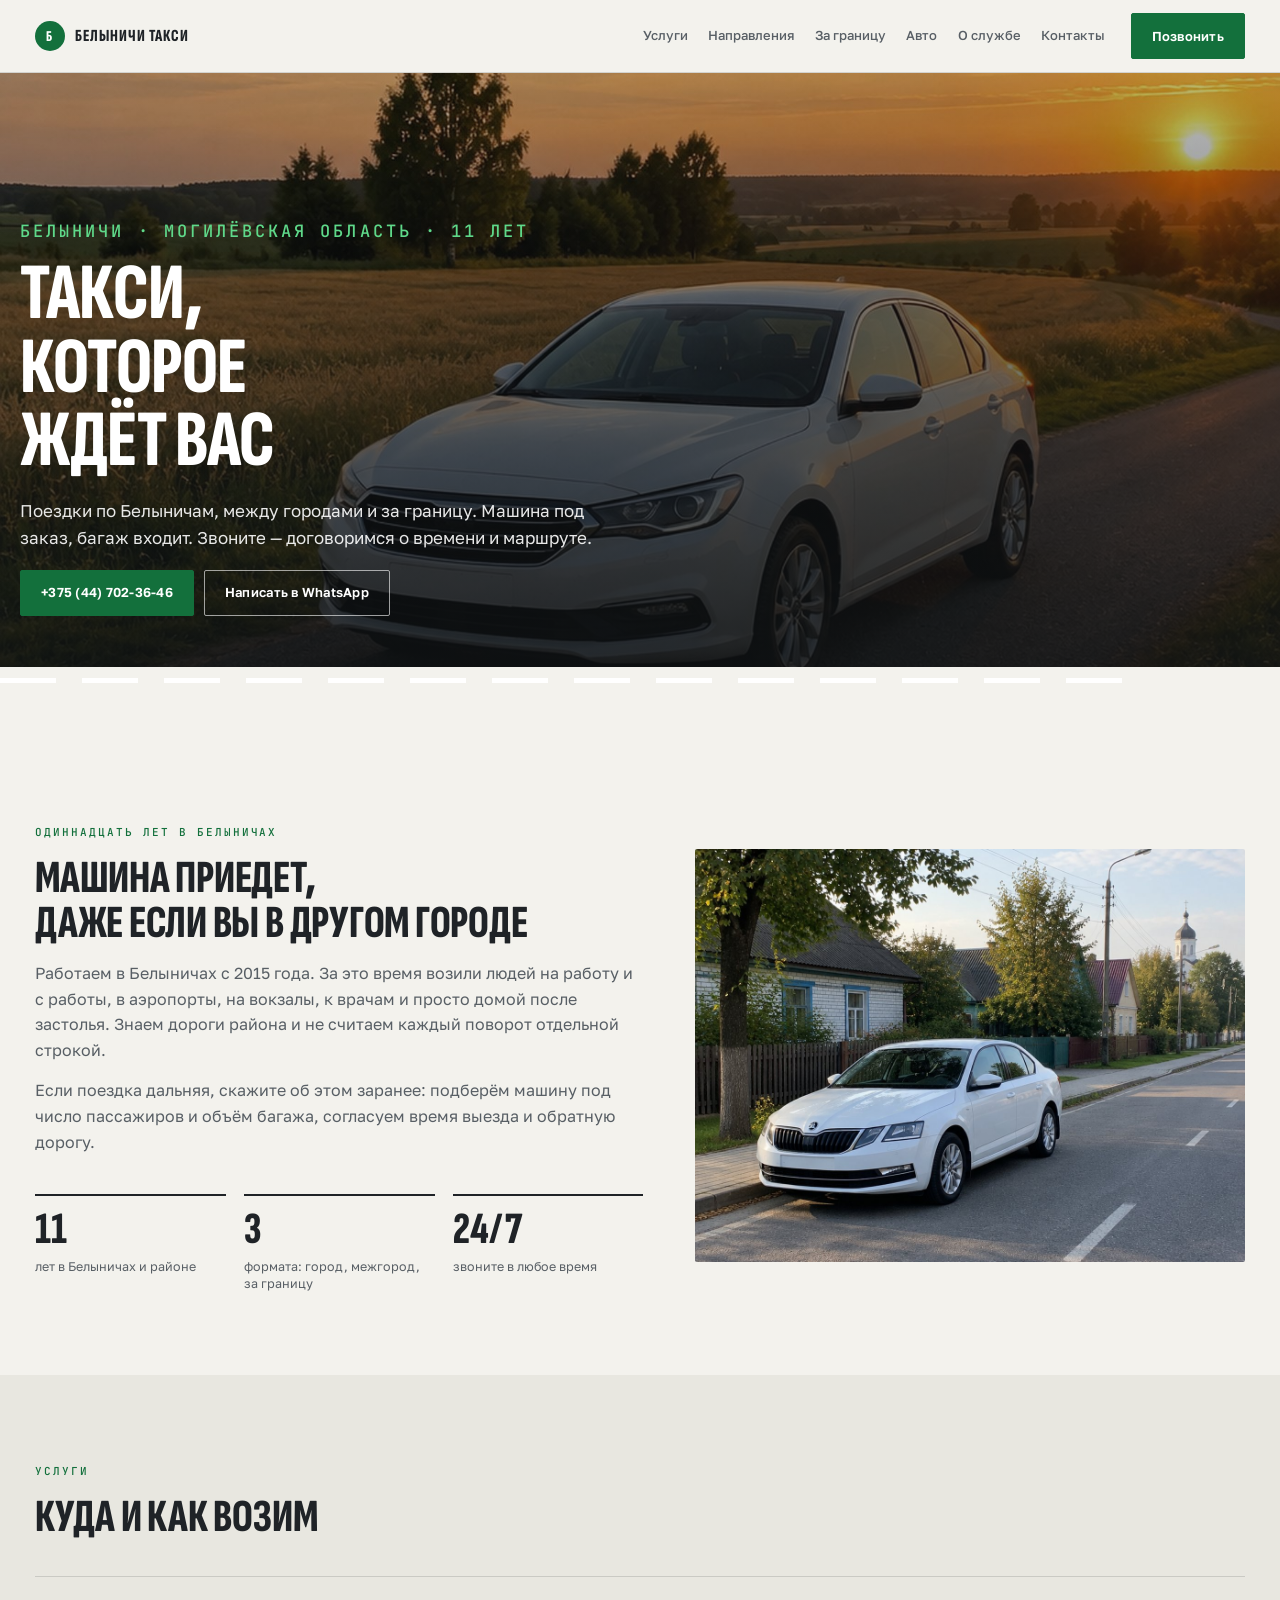
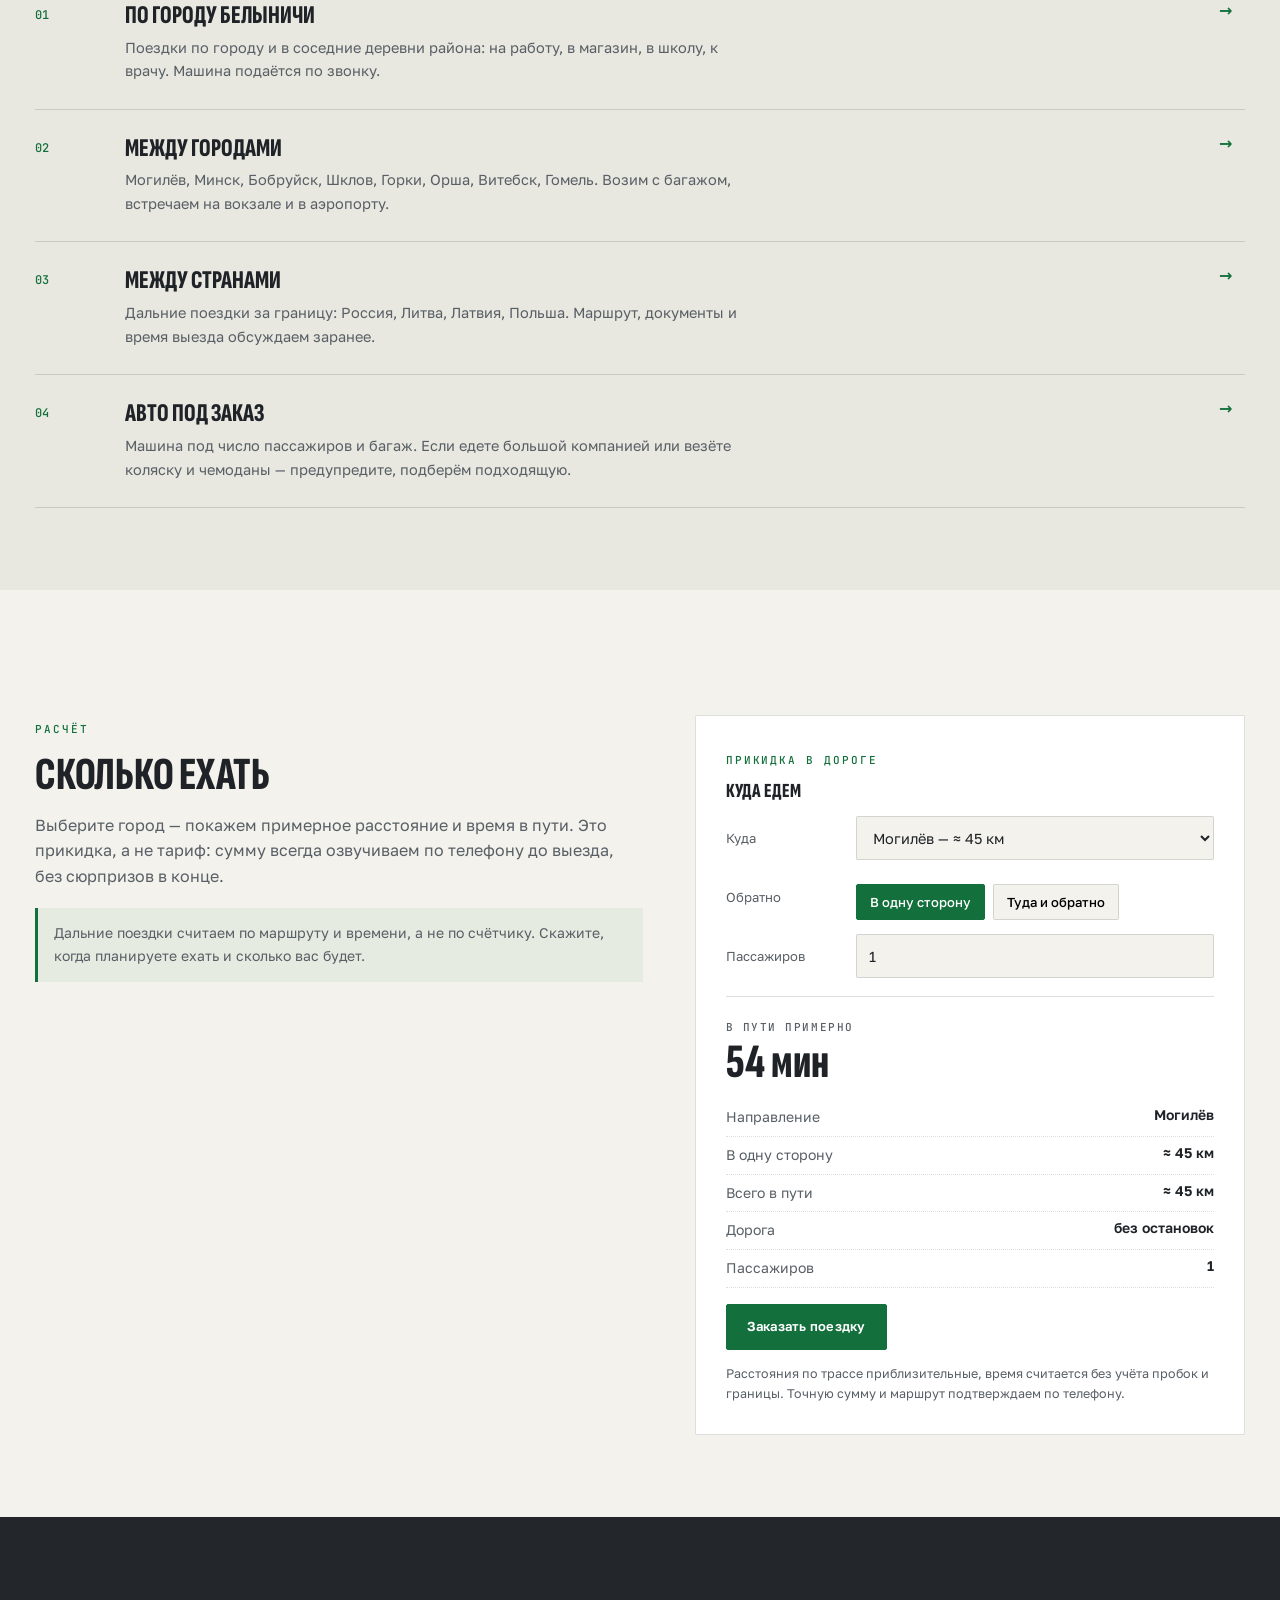
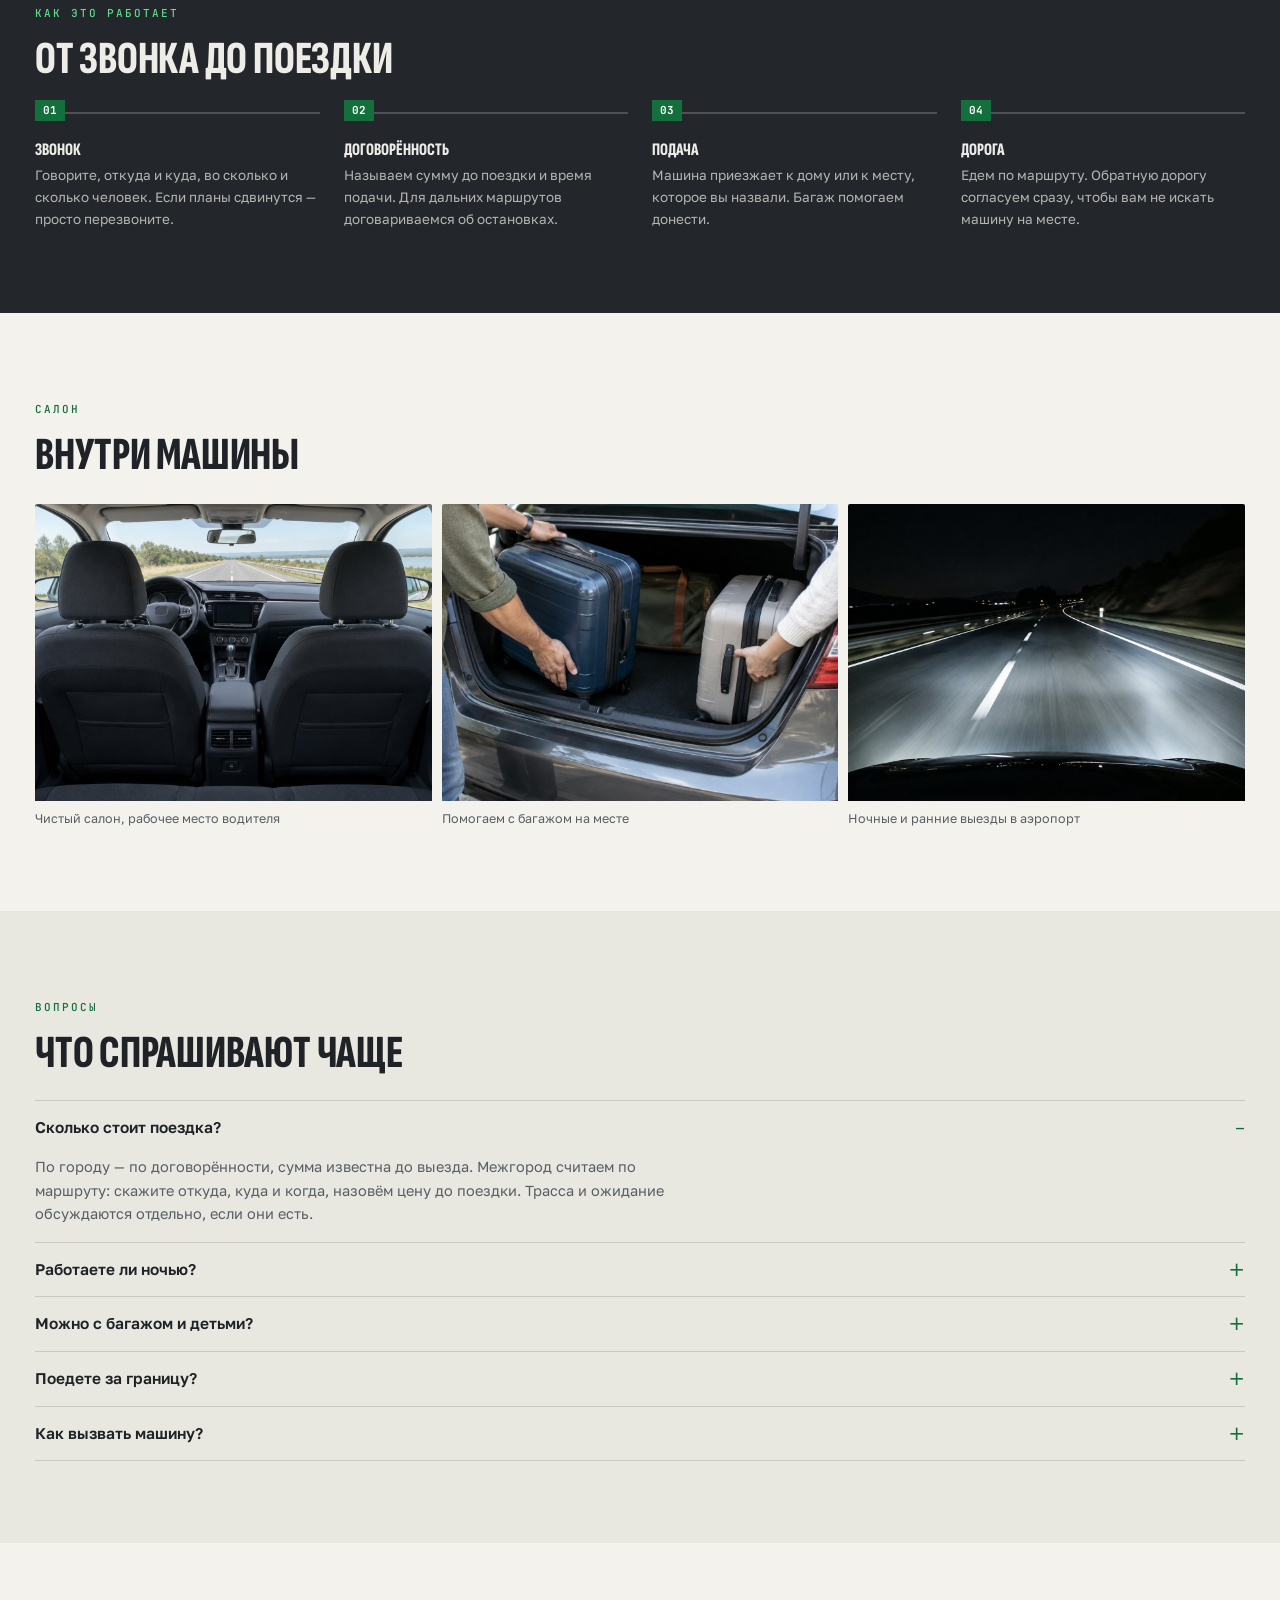
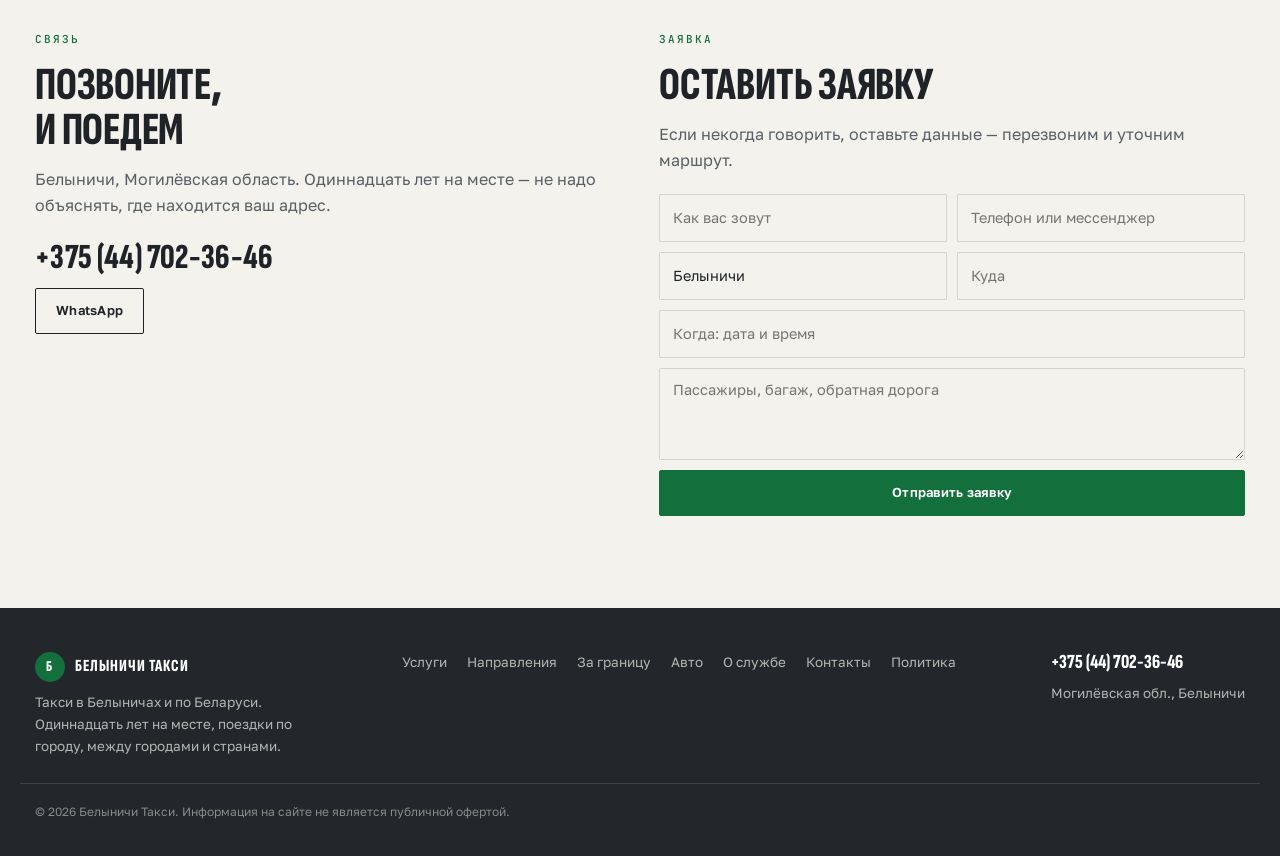
<file: index.html>
<!DOCTYPE html>
<html lang="ru"><head>
<meta charset="utf-8">
<meta name="viewport" content="width=device-width,initial-scale=1">
<title>Такси Белыничи — по городу, между городами и странами</title>
<meta name="description" content="Такси в Белыничах: поездки по городу, между городами Беларуси и за границу. Одиннадцать лет работы. Телефон +375 (44) 702-36-46.">
<link rel="icon" href="assets/img/favicon.svg" type="image/svg+xml">
<style>
:root{--paper:#F3F2ED;--paper2:#E8E7E0;--ink:#1F2327;--ink2:#585F65;--line:rgba(31,35,39,.15);--acc:#13703C;--acc2:#1B9A52;--asph:#23262A;--max:1240px;--pad:15px}
*,*::before,*::after{box-sizing:border-box}
html{-webkit-text-size-adjust:100%}
body{margin:0;background:var(--paper);color:var(--ink);font:400 16px/1.62 'Golos Text',system-ui,-apple-system,Segoe UI,Roboto,sans-serif;-webkit-font-smoothing:antialiased;overflow-x:hidden}
img{max-width:100%;height:auto;display:block}
a{color:inherit;text-decoration:none}
h1,h2,h3,h4,p{margin:0}
[hidden]{display:none!important}
.wrap{width:100%;max-width:var(--max);margin:0 auto;padding:0 var(--pad)}
.top{position:sticky;top:0;z-index:60;background:rgba(243,242,237,.94);border-bottom:1px solid var(--line);backdrop-filter:saturate(140%) blur(8px)}
.top__in{display:flex;align-items:center;gap:clamp(10px,2vw,26px);min-height:72px}
.logo{display:flex;align-items:center;gap:10px;font:800 17px/1 'Sofia Sans Extra Condensed',sans-serif;letter-spacing:.06em;text-transform:uppercase;flex:none}
.logo__m{width:30px;height:30px;border-radius:50%;background:var(--acc);display:grid;place-items:center;color:#fff;font:800 15px/1 'Sofia Sans Extra Condensed'}
.nav{display:flex;gap:clamp(10px,1.6vw,22px);margin-left:auto;flex-wrap:nowrap}
.nav a{font:500 13px/1 'Golos Text';color:var(--ink2);white-space:nowrap;padding:6px 0;border-bottom:2px solid transparent}
.nav a:hover{color:var(--ink);border-color:var(--acc)}
.btn{display:inline-flex;align-items:center;justify-content:center;gap:9px;min-height:46px;padding:0 20px;border:1px solid var(--ink);border-radius:2px;font:600 13px/1 'Golos Text';letter-spacing:.02em;cursor:pointer;background:transparent;color:var(--ink);transition:.18s}
.btn:hover{background:var(--ink);color:var(--paper)}
.btn--acc{background:var(--acc);border-color:var(--acc);color:#fff}
.btn--acc:hover{background:#0F5B31;border-color:#0F5B31;color:#fff}
.burger{display:none;margin-left:auto;width:46px;height:46px;border:1px solid var(--line);background:#fff;border-radius:2px;cursor:pointer;align-items:center;justify-content:center;flex-direction:column;gap:5px}
.burger i{display:block;width:20px;height:2px;background:var(--ink)}
@media (max-width:1024px){.nav{display:none}.burger{display:flex}}
.drawer{position:fixed;inset:0;z-index:120;display:none;background:rgba(20,23,26,.55)}
.drawer.is-open{display:block}
.drawer__inner{position:absolute;inset:0;background:var(--paper);padding:22px var(--pad) 40px;display:flex;flex-direction:column;gap:4px;overflow-y:auto}
.drawer__close{position:absolute;top:16px;right:var(--pad);width:46px;height:46px;border:1px solid var(--line);background:none;font:400 20px/1 system-ui;cursor:pointer}
.drawer a{padding:14px 0;border-bottom:1px solid var(--line);font:600 18px/1.2 'Golos Text'}
body.is-locked{overflow:hidden}
.fbar{position:fixed;left:0;right:0;bottom:0;z-index:70;display:none;grid-template-columns:1fr 1fr;gap:8px;padding:8px 10px;background:rgba(243,242,237,.97);border-top:1px solid var(--line)}
@media (max-width:720px){.fbar{display:grid}body{padding-bottom:70px}}
.hero{position:relative;min-height:clamp(440px,66vh,620px);display:flex;align-items:flex-end;color:#fff;overflow:hidden}
.hero img{position:absolute;inset:0;width:100%;height:100%;object-fit:cover}
.hero::after{content:'';position:absolute;inset:0;background:linear-gradient(180deg,rgba(15,18,20,.28) 0%,rgba(15,18,20,.55) 45%,rgba(15,18,20,.86) 100%)}
.hero__in{position:relative;z-index:2;width:100%;display:flex;flex-direction:column;gap:18px;padding:clamp(26px,4vw,52px) 0}
.hero h1{font:800 clamp(2.4rem,6.6vw,5rem)/.92 'Sofia Sans Extra Condensed',sans-serif;letter-spacing:-.01em;text-transform:uppercase;max-width:20ch}
.hero p{max-width:52ch;color:rgba(255,255,255,.9);font-size:clamp(14px,1.4vw,17px)}
.hero__cta{display:flex;gap:10px;flex-wrap:wrap}
.hero .btn{border-color:rgba(255,255,255,.6);color:#fff}
.hero .btn:hover{background:#fff;color:var(--ink)}
.hero .btn--acc{border-color:var(--acc)}
@media (max-width:640px){.top .btn{display:none}.top__in{min-height:62px}.logo{font-size:15px}}
@media (max-width:360px){.logo{font-size:14px}.logo__m{width:26px;height:26px}}
</style>
<link rel="preconnect" href="https://fonts.googleapis.com">
<link rel="preconnect" href="https://fonts.gstatic.com" crossorigin>
<link href="https://fonts.googleapis.com/css2?family=Sofia+Sans+Extra+Condensed:wght@700;800&family=Golos+Text:wght@400;500;600;700&family=JetBrains+Mono:wght@400;500&display=swap" rel="stylesheet">
<link rel="stylesheet" href="assets/css/style.v1.css">
<meta property="og:title" content="Такси Белыничи — по городу, между городами и странами">
<meta property="og:description" content="Такси в Белыничах: поездки по городу, между городами Беларуси и за границу. Одиннадцать лет работы. Телефон +375 (44) 702-36-46.">
<meta property="og:type" content="website">
</head><body>
<header class="top"><div class="wrap top__in">
  <a class="logo" href="index.html"><span class="logo__m">Б</span>Белыничи Такси</a>
  <nav class="nav"><a href="uslugi.html">Услуги</a><a href="mezhgorod.html">Направления</a><a href="za-granicu.html">За границу</a><a href="avto.html">Авто</a><a href="o-sluzhbe.html">О службе</a><a href="kontakty.html">Контакты</a></nav>
  <a class="btn btn--acc" href="tel:+375447023646">Позвонить</a>
  <button class="burger" id="burger" aria-label="Меню" aria-expanded="false" aria-controls="drawer"><i></i><i></i><i></i></button>
</div></header>
<main>
<section class="hero">
  <img src="assets/img/hero.jpg" alt="Машина такси на трассе под Белыничами" width="1800" height="1100" fetchpriority="high">
  <div class="wrap hero__in">
    <p class="eyebrow" style="color:#5FD98A">Белыничи · Могилёвская область · 11 лет</p>
    <h1>Такси,<br>которое<br>ждёт вас</h1>
    <p>Поездки по Белыничам, между городами и за границу. Машина под заказ, багаж входит. Звоните — договоримся о времени и маршруте.</p>
    <div class="hero__cta">
      <a class="btn btn--acc" href="tel:+375447023646">+375 (44) 702-36-46</a>
      <a class="btn" href="https://wa.me/375447023646" rel="noopener">Написать в WhatsApp</a>
    </div>
  </div>
</section>
<div class="mark" aria-hidden="true"><i></i><i></i><i></i><i></i><i></i><i></i><i></i><i></i><i></i><i></i><i></i><i></i><i></i><i></i></div>
<section class="section"><div class="wrap">
  <div class="grid2">
    <div>
      <span class="eyebrow">одиннадцать лет в Белыничах</span>
      <h2>Машина приедет,<br>даже если вы в другом городе</h2>
      <p class="lead">Работаем в Белыничах с 2015 года. За это время возили людей на работу и с работы, в аэропорты, на вокзалы, к врачам и просто домой после застолья. Знаем дороги района и не считаем каждый поворот отдельной строкой.</p>
      <p class="lead">Если поездка дальняя, скажите об этом заранее: подберём машину под число пассажиров и объём багажа, согласуем время выезда и обратную дорогу.</p>
      <div class="facts">
        <div class="fact"><b>11</b><span>лет в Белыничах и районе</span></div>
        <div class="fact"><b>3</b><span>формата: город, межгород, за границу</span></div>
        <div class="fact"><b>24/7</b><span>звоните в любое время</span></div>
      </div>
    </div>
    <div class="ph"><img src="assets/img/town.jpg" alt="Машина такси ждёт пассажира на улице в Белыничах" width="1200" height="900" loading="lazy"></div>
  </div>
</div></section>
<section class="section section--dim"><div class="wrap">
  <span class="eyebrow">услуги</span>
  <h2>Куда и как возим</h2>
  <div class="jobs"><a class="job" href="uslugi.html"><span class="job__no">01</span><div><h3>По городу Белыничи</h3><p>Поездки по городу и в соседние деревни района: на работу, в магазин, в школу, к врачу. Машина подаётся по звонку.</p></div><span class="job__go">→</span></a><a class="job" href="mezhgorod.html"><span class="job__no">02</span><div><h3>Между городами</h3><p>Могилёв, Минск, Бобруйск, Шклов, Горки, Орша, Витебск, Гомель. Возим с багажом, встречаем на вокзале и в аэропорту.</p></div><span class="job__go">→</span></a><a class="job" href="za-granicu.html"><span class="job__no">03</span><div><h3>Между странами</h3><p>Дальние поездки за границу: Россия, Литва, Латвия, Польша. Маршрут, документы и время выезда обсуждаем заранее.</p></div><span class="job__go">→</span></a><a class="job" href="avto.html"><span class="job__no">04</span><div><h3>Авто под заказ</h3><p>Машина под число пассажиров и багаж. Если едете большой компанией или везёте коляску и чемоданы — предупредите, подберём подходящую.</p></div><span class="job__go">→</span></a></div>
</div></section>
<section class="section"><div class="wrap">
  <div class="grid2" style="align-items:start">
    <div>
      <span class="eyebrow">расчёт</span>
      <h2>Сколько ехать</h2>
      <p class="lead">Выберите город — покажем примерное расстояние и время в пути. Это прикидка, а не тариф: сумму всегда озвучиваем по телефону до выезда, без сюрпризов в конце.</p>
      <div class="alert">Дальние поездки считаем по маршруту и времени, а не по счётчику. Скажите, когда планируете ехать и сколько вас будет.</div>
    </div>
    <div class="calc" id="calc">
  <span class="eyebrow">прикидка в дороге</span>
  <h3 style="margin-top:8px">Куда едем</h3>
  <div class="crow"><label for="calcCity">Куда</label>
    <select id="calcCity"><option value="45">Могилёв — ≈ 45 км</option><option value="160">Минск — ≈ 160 км</option><option value="105">Бобруйск — ≈ 105 км</option><option value="30">Шклов — ≈ 30 км</option><option value="28">Круглое — ≈ 28 км</option><option value="60">Горки — ≈ 60 км</option><option value="55">Орша — ≈ 55 км</option><option value="205">Витебск — ≈ 205 км</option><option value="215">Гомель — ≈ 215 км</option><option value="300">Смоленск — ≈ 300 км</option><option value="620">Москва — ≈ 620 км</option></select></div>
  <div class="crow"><label>Обратно</label>
    <div class="chips"><button type="button" class="chip is-on" id="calcOne">В одну сторону</button><button type="button" class="chip" id="calcBack">Туда и обратно</button></div></div>
  <div class="crow"><label for="calcPax">Пассажиров</label>
    <input type="number" id="calcPax" min="1" max="4" value="1"></div>
  <div class="out">
    <span class="kk">в пути примерно</span>
    <b id="calcTime">42 мин</b>
    <div class="rlist" id="calcList"></div>
    <a class="btn btn--acc" style="margin-top:16px" href="tel:+375447023646" id="calcGo">Заказать поездку</a>
  </div>
  <p style="margin-top:14px;font-size:12.5px;color:var(--ink2)">Расстояния по трассе приблизительные, время считается без учёта пробок и границы. Точную сумму и маршрут подтверждаем по телефону.</p>
</div>
  </div>
</div></section>
<section class="section section--asph"><div class="wrap">
  <span class="eyebrow">как это работает</span>
  <h2>От звонка до поездки</h2>
  <div class="steps">
    <div class="step"><h4>Звонок</h4><p>Говорите, откуда и куда, во сколько и сколько человек. Если планы сдвинутся — просто перезвоните.</p></div>
    <div class="step"><h4>Договорённость</h4><p>Называем сумму до поездки и время подачи. Для дальних маршрутов договариваемся об остановках.</p></div>
    <div class="step"><h4>Подача</h4><p>Машина приезжает к дому или к месту, которое вы назвали. Багаж помогаем донести.</p></div>
    <div class="step"><h4>Дорога</h4><p>Едем по маршруту. Обратную дорогу согласуем сразу, чтобы вам не искать машину на месте.</p></div>
  </div>
</div></section>
<section class="section"><div class="wrap">
  <span class="eyebrow">салон</span>
  <h2>Внутри машины</h2>
  <div class="gal">
    <figure><img src="assets/img/salon.jpg" alt="Салон машины такси" width="1200" height="900" loading="lazy"><figcaption>Чистый салон, рабочее место водителя</figcaption></figure>
    <figure><img src="assets/img/bags.jpg" alt="Погрузка чемоданов в багажник" width="1200" height="900" loading="lazy"><figcaption>Помогаем с багажом на месте</figcaption></figure>
    <figure><img src="assets/img/night.jpg" alt="Дорога ночью с включёнными фарами" width="1200" height="900" loading="lazy"><figcaption>Ночные и ранние выезды в аэропорт</figcaption></figure>
  </div>
</div></section>
<section class="section section--dim"><div class="wrap">
  <span class="eyebrow">вопросы</span>
  <h2>Что спрашивают чаще</h2>
  <div class="faq" style="margin-top:24px">
    <details open><summary>Сколько стоит поездка?</summary><p>По городу — по договорённости, сумма известна до выезда. Межгород считаем по маршруту: скажите откуда, куда и когда, назовём цену до поездки. Трасса и ожидание обсуждаются отдельно, если они есть.</p></details>
    <details><summary>Работаете ли ночью?</summary><p>Да, звоните в любое время. Ночные и очень ранние выезды в аэропорт или на вокзал лучше согласовывать за день, чтобы машина точно была на месте.</p></details>
    <details><summary>Можно с багажом и детьми?</summary><p>Багаж входит в машину, для больших сумок скажите заранее. Если едете с ребёнком, тоже предупредите: это влияет на выбор машины и рассадку.</p></details>
    <details><summary>Поедете за границу?</summary><p>Да, дальние поездки обсуждаем отдельно: маршрут, документы, время в пути и граница. Скажите заранее, чтобы мы успели всё проверить по вашим документам и по маршруту.</p></details>
    <details><summary>Как вызвать машину?</summary><p>Позвоните по номеру +375 (44) 702-36-46 или напишите в WhatsApp. Сообщите адрес, время и куда едем.</p></details>
  </div>
</div></section>
<section class="section"><div class="wrap contact">
  <div>
    <span class="eyebrow">связь</span>
    <h2>Позвоните,<br>и поедем</h2>
    <p class="lead">Белыничи, Могилёвская область. Одиннадцать лет на месте — не надо объяснять, где находится ваш адрес.</p>
    <p style="margin-top:20px"><a class="big" href="tel:+375447023646">+375 (44) 702-36-46</a></p>
    <p style="margin-top:10px"><a class="btn" href="https://wa.me/375447023646" rel="noopener">WhatsApp</a></p>
  </div>
  <div>
    <span class="eyebrow">заявка</span>
    <h2>Оставить заявку</h2>
    <p class="lead">Если некогда говорить, оставьте данные — перезвоним и уточним маршрут.</p>
    <form class="form" id="lead" novalidate>
  <input name="name" placeholder="Как вас зовут" aria-label="Имя" required>
  <input name="phone" placeholder="Телефон или мессенджер" aria-label="Телефон" inputmode="tel" required>
  <input name="from" placeholder="Откуда" aria-label="Откуда" value="Белыничи">
  <input name="to" placeholder="Куда" aria-label="Куда" required>
  <input name="when" placeholder="Когда: дата и время" aria-label="Когда" class="full">
  <textarea name="msg" placeholder="Пассажиры, багаж, обратная дорога" aria-label="Комментарий" class="full"></textarea>
  <button class="btn btn--acc full" type="submit">Отправить заявку</button>
  <div class="form__msg" id="formMsg" role="status"></div>
</form>
  </div>
</div></section>
</main>
<footer class="foot"><div class="wrap foot__in">
  <div>
    <div class="logo" style="color:#fff"><span class="logo__m">Б</span>Белыничи Такси</div>
    <p style="margin-top:10px;max-width:34ch">Такси в Белыничах и по Беларуси. Одиннадцать лет на месте, поездки по городу, между городами и странами.</p>
  </div>
  <div class="foot__nav">
    <a href="uslugi.html">Услуги</a><a href="mezhgorod.html">Направления</a><a href="za-granicu.html">За границу</a>
    <a href="avto.html">Авто</a><a href="o-sluzhbe.html">О службе</a><a href="kontakty.html">Контакты</a><a href="politika.html">Политика</a>
  </div>
  <div>
    <a class="big" href="tel:+375447023646" style="color:#fff;font:800 20px/1 'Sofia Sans Extra Condensed'">+375 (44) 702-36-46</a>
    <p style="margin-top:8px">Могилёвская обл., Белыничи</p>
  </div>
</div>
<div class="wrap copy">© 2026 Белыничи Такси. Информация на сайте не является публичной офертой.</div>
</footer>
<div class="fbar">
  <a class="btn btn--acc" href="tel:+375447023646">Позвонить</a>
  <a class="btn" href="https://wa.me/375447023646" rel="noopener">WhatsApp</a>
</div>
<div class="drawer" id="drawer" role="dialog" aria-modal="true" aria-label="Меню">
  <div class="drawer__inner">
    <button class="drawer__close" id="drawerClose" aria-label="Закрыть меню">×</button>
    <div style="margin-bottom:14px"><span class="eyebrow">Меню</span></div>
    <a href="uslugi.html">Услуги</a><a href="mezhgorod.html">Направления</a><a href="za-granicu.html">За границу</a><a href="avto.html">Авто</a><a href="o-sluzhbe.html">О службе</a><a href="kontakty.html">Контакты</a>
    <a href="politika.html">Политика</a>
    <a class="btn btn--acc" style="margin-top:22px" href="tel:+375447023646">Позвонить +375 (44) 702-36-46</a>
  </div>
</div>
<script src="assets/js/main.v1.js" defer></script>
</body></html>
</file>
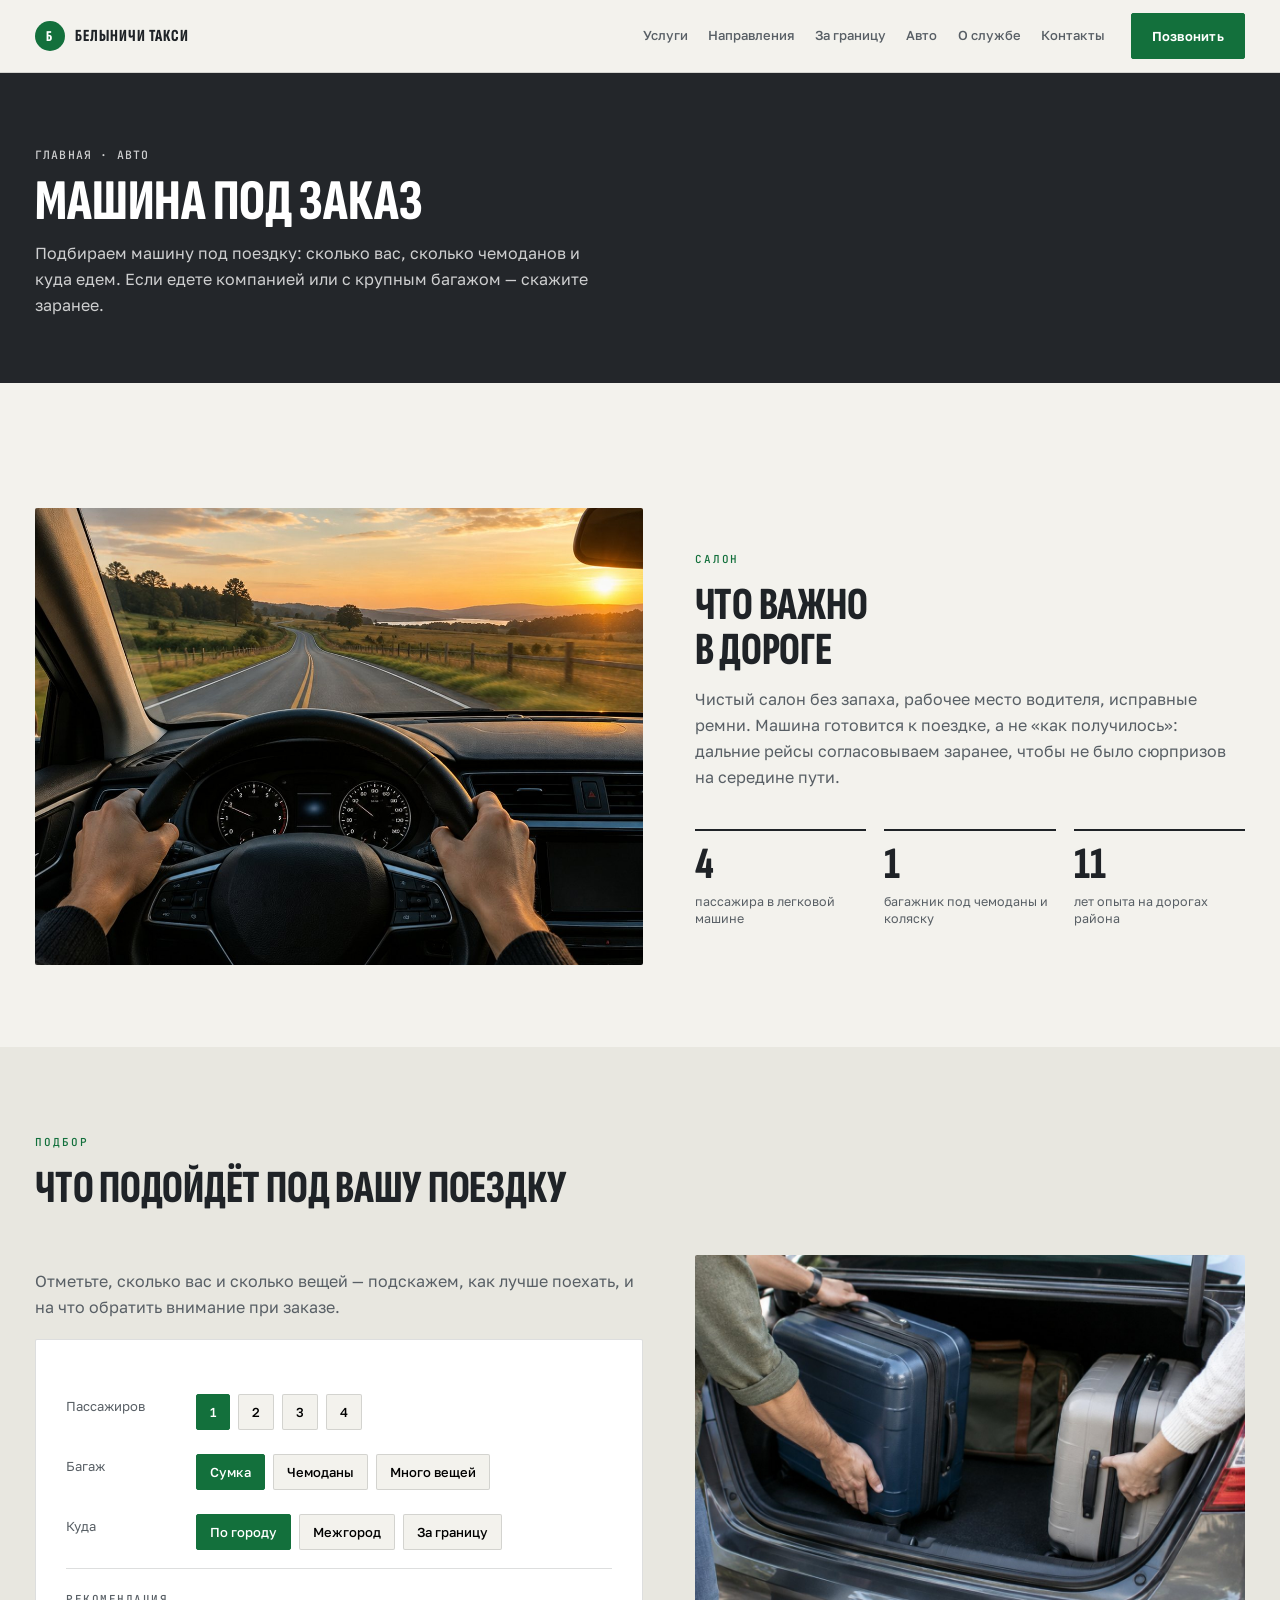
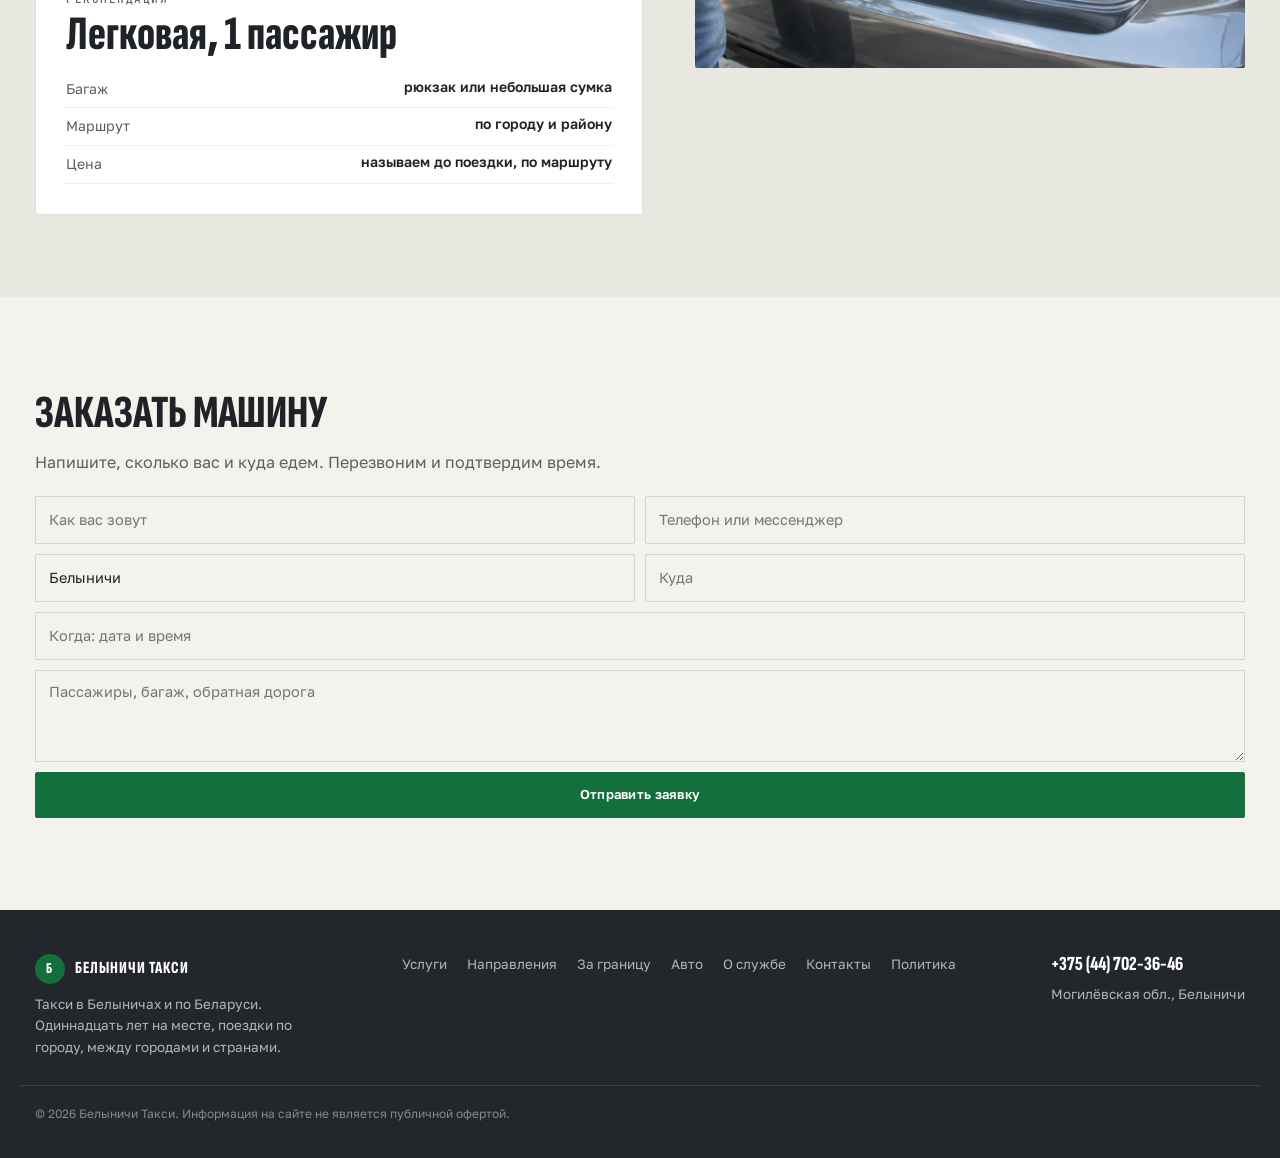
<file: avto.html>
<!DOCTYPE html>
<html lang="ru"><head>
<meta charset="utf-8">
<meta name="viewport" content="width=device-width,initial-scale=1">
<title>Авто под заказ — такси Белыничи</title>
<meta name="description" content="Машина под заказ в Белыничах: под число пассажиров и багаж. Чистый салон, рабочая машина, поездки по городу и межгород.">
<link rel="icon" href="assets/img/favicon.svg" type="image/svg+xml">
<style>
:root{--paper:#F3F2ED;--paper2:#E8E7E0;--ink:#1F2327;--ink2:#585F65;--line:rgba(31,35,39,.15);--acc:#13703C;--acc2:#1B9A52;--asph:#23262A;--max:1240px;--pad:15px}
*,*::before,*::after{box-sizing:border-box}
html{-webkit-text-size-adjust:100%}
body{margin:0;background:var(--paper);color:var(--ink);font:400 16px/1.62 'Golos Text',system-ui,-apple-system,Segoe UI,Roboto,sans-serif;-webkit-font-smoothing:antialiased;overflow-x:hidden}
img{max-width:100%;height:auto;display:block}
a{color:inherit;text-decoration:none}
h1,h2,h3,h4,p{margin:0}
[hidden]{display:none!important}
.wrap{width:100%;max-width:var(--max);margin:0 auto;padding:0 var(--pad)}
.top{position:sticky;top:0;z-index:60;background:rgba(243,242,237,.94);border-bottom:1px solid var(--line);backdrop-filter:saturate(140%) blur(8px)}
.top__in{display:flex;align-items:center;gap:clamp(10px,2vw,26px);min-height:72px}
.logo{display:flex;align-items:center;gap:10px;font:800 17px/1 'Sofia Sans Extra Condensed',sans-serif;letter-spacing:.06em;text-transform:uppercase;flex:none}
.logo__m{width:30px;height:30px;border-radius:50%;background:var(--acc);display:grid;place-items:center;color:#fff;font:800 15px/1 'Sofia Sans Extra Condensed'}
.nav{display:flex;gap:clamp(10px,1.6vw,22px);margin-left:auto;flex-wrap:nowrap}
.nav a{font:500 13px/1 'Golos Text';color:var(--ink2);white-space:nowrap;padding:6px 0;border-bottom:2px solid transparent}
.nav a:hover{color:var(--ink);border-color:var(--acc)}
.btn{display:inline-flex;align-items:center;justify-content:center;gap:9px;min-height:46px;padding:0 20px;border:1px solid var(--ink);border-radius:2px;font:600 13px/1 'Golos Text';letter-spacing:.02em;cursor:pointer;background:transparent;color:var(--ink);transition:.18s}
.btn:hover{background:var(--ink);color:var(--paper)}
.btn--acc{background:var(--acc);border-color:var(--acc);color:#fff}
.btn--acc:hover{background:#0F5B31;border-color:#0F5B31;color:#fff}
.burger{display:none;margin-left:auto;width:46px;height:46px;border:1px solid var(--line);background:#fff;border-radius:2px;cursor:pointer;align-items:center;justify-content:center;flex-direction:column;gap:5px}
.burger i{display:block;width:20px;height:2px;background:var(--ink)}
@media (max-width:1024px){.nav{display:none}.burger{display:flex}}
.drawer{position:fixed;inset:0;z-index:120;display:none;background:rgba(20,23,26,.55)}
.drawer.is-open{display:block}
.drawer__inner{position:absolute;inset:0;background:var(--paper);padding:22px var(--pad) 40px;display:flex;flex-direction:column;gap:4px;overflow-y:auto}
.drawer__close{position:absolute;top:16px;right:var(--pad);width:46px;height:46px;border:1px solid var(--line);background:none;font:400 20px/1 system-ui;cursor:pointer}
.drawer a{padding:14px 0;border-bottom:1px solid var(--line);font:600 18px/1.2 'Golos Text'}
body.is-locked{overflow:hidden}
.fbar{position:fixed;left:0;right:0;bottom:0;z-index:70;display:none;grid-template-columns:1fr 1fr;gap:8px;padding:8px 10px;background:rgba(243,242,237,.97);border-top:1px solid var(--line)}
@media (max-width:720px){.fbar{display:grid}body{padding-bottom:70px}}
.hero{position:relative;min-height:clamp(440px,66vh,620px);display:flex;align-items:flex-end;color:#fff;overflow:hidden}
.hero img{position:absolute;inset:0;width:100%;height:100%;object-fit:cover}
.hero::after{content:'';position:absolute;inset:0;background:linear-gradient(180deg,rgba(15,18,20,.28) 0%,rgba(15,18,20,.55) 45%,rgba(15,18,20,.86) 100%)}
.hero__in{position:relative;z-index:2;width:100%;display:flex;flex-direction:column;gap:18px;padding:clamp(26px,4vw,52px) 0}
.hero h1{font:800 clamp(2.4rem,6.6vw,5rem)/.92 'Sofia Sans Extra Condensed',sans-serif;letter-spacing:-.01em;text-transform:uppercase;max-width:20ch}
.hero p{max-width:52ch;color:rgba(255,255,255,.9);font-size:clamp(14px,1.4vw,17px)}
.hero__cta{display:flex;gap:10px;flex-wrap:wrap}
.hero .btn{border-color:rgba(255,255,255,.6);color:#fff}
.hero .btn:hover{background:#fff;color:var(--ink)}
.hero .btn--acc{border-color:var(--acc)}
@media (max-width:640px){.top .btn{display:none}.top__in{min-height:62px}.logo{font-size:15px}}
@media (max-width:360px){.logo{font-size:14px}.logo__m{width:26px;height:26px}}
</style>
<link rel="preconnect" href="https://fonts.googleapis.com">
<link rel="preconnect" href="https://fonts.gstatic.com" crossorigin>
<link href="https://fonts.googleapis.com/css2?family=Sofia+Sans+Extra+Condensed:wght@700;800&family=Golos+Text:wght@400;500;600;700&family=JetBrains+Mono:wght@400;500&display=swap" rel="stylesheet">
<link rel="stylesheet" href="assets/css/style.v1.css">
<meta property="og:title" content="Авто под заказ — такси Белыничи">
<meta property="og:description" content="Машина под заказ в Белыничах: под число пассажиров и багаж. Чистый салон, рабочая машина, поездки по городу и межгород.">
<meta property="og:type" content="website">
</head><body>
<header class="top"><div class="wrap top__in">
  <a class="logo" href="index.html"><span class="logo__m">Б</span>Белыничи Такси</a>
  <nav class="nav"><a href="uslugi.html">Услуги</a><a href="mezhgorod.html">Направления</a><a href="za-granicu.html">За границу</a><a href="avto.html">Авто</a><a href="o-sluzhbe.html">О службе</a><a href="kontakty.html">Контакты</a></nav>
  <a class="btn btn--acc" href="tel:+375447023646">Позвонить</a>
  <button class="burger" id="burger" aria-label="Меню" aria-expanded="false" aria-controls="drawer"><i></i><i></i><i></i></button>
</div></header>
<main>
<section class="phero"><div class="wrap">
  <p class="crumbs"><a href="index.html">Главная</a> · Авто</p>
  <h1>Машина под заказ</h1><p>Подбираем машину под поездку: сколько вас, сколько чемоданов и куда едем. Если едете компанией или с крупным багажом — скажите заранее.</p>
</div></section>
<section class="section"><div class="wrap">
  <div class="grid2">
    <div class="ph"><img src="assets/img/wheel.jpg" alt="Вид из-за руля на дорогу" width="1200" height="900" loading="lazy"></div>
    <div>
      <span class="eyebrow">салон</span>
      <h2>Что важно<br>в дороге</h2>
      <p class="lead">Чистый салон без запаха, рабочее место водителя, исправные ремни. Машина готовится к поездке, а не «как получилось»: дальние рейсы согласовываем заранее, чтобы не было сюрпризов на середине пути.</p>
      <div class="facts">
        <div class="fact"><b>4</b><span>пассажира в легковой машине</span></div>
        <div class="fact"><b>1</b><span>багажник под чемоданы и коляску</span></div>
        <div class="fact"><b>11</b><span>лет опыта на дорогах района</span></div>
      </div>
    </div>
  </div>
</div></section>
<section class="section section--dim"><div class="wrap">
  <span class="eyebrow">подбор</span>
  <h2>Что подойдёт под вашу поездку</h2>
  <div class="grid2" style="align-items:start">
    <div>
      <p class="lead">Отметьте, сколько вас и сколько вещей — подскажем, как лучше поехать, и на что обратить внимание при заказе.</p>
      <div class="calc" style="margin-top:18px" id="pick">
        <div class="crow"><label>Пассажиров</label><div class="chips" id="pax">
          <button type="button" class="chip is-on" data-v="1">1</button><button type="button" class="chip" data-v="2">2</button>
          <button type="button" class="chip" data-v="3">3</button><button type="button" class="chip" data-v="4">4</button></div></div>
        <div class="crow"><label>Багаж</label><div class="chips" id="lug">
          <button type="button" class="chip is-on" data-v="s">Сумка</button><button type="button" class="chip" data-v="m">Чемоданы</button>
          <button type="button" class="chip" data-v="l">Много вещей</button></div></div>
        <div class="crow"><label>Куда</label><div class="chips" id="dir">
          <button type="button" class="chip is-on" data-v="city">По городу</button><button type="button" class="chip" data-v="inter">Межгород</button>
          <button type="button" class="chip" data-v="abroad">За границу</button></div></div>
        <div class="out"><span class="kk">рекомендация</span><b id="pickT">Легковая, один пассажир</b>
          <div id="pickList" class="rlist"></div></div>
      </div>
    </div>
    <div class="ph"><img src="assets/img/bags.jpg" alt="Чемоданы в багажнике перед поездкой" width="1200" height="900" loading="lazy"></div>
  </div>
</div></section>
<section class="section"><div class="wrap">
  <h2>Заказать машину</h2>
  <p class="lead">Напишите, сколько вас и куда едем. Перезвоним и подтвердим время.</p>
  <form class="form" id="lead" novalidate>
  <input name="name" placeholder="Как вас зовут" aria-label="Имя" required>
  <input name="phone" placeholder="Телефон или мессенджер" aria-label="Телефон" inputmode="tel" required>
  <input name="from" placeholder="Откуда" aria-label="Откуда" value="Белыничи">
  <input name="to" placeholder="Куда" aria-label="Куда" required>
  <input name="when" placeholder="Когда: дата и время" aria-label="Когда" class="full">
  <textarea name="msg" placeholder="Пассажиры, багаж, обратная дорога" aria-label="Комментарий" class="full"></textarea>
  <button class="btn btn--acc full" type="submit">Отправить заявку</button>
  <div class="form__msg" id="formMsg" role="status"></div>
</form>
</div></section>
</main>
<footer class="foot"><div class="wrap foot__in">
  <div>
    <div class="logo" style="color:#fff"><span class="logo__m">Б</span>Белыничи Такси</div>
    <p style="margin-top:10px;max-width:34ch">Такси в Белыничах и по Беларуси. Одиннадцать лет на месте, поездки по городу, между городами и странами.</p>
  </div>
  <div class="foot__nav">
    <a href="uslugi.html">Услуги</a><a href="mezhgorod.html">Направления</a><a href="za-granicu.html">За границу</a>
    <a href="avto.html">Авто</a><a href="o-sluzhbe.html">О службе</a><a href="kontakty.html">Контакты</a><a href="politika.html">Политика</a>
  </div>
  <div>
    <a class="big" href="tel:+375447023646" style="color:#fff;font:800 20px/1 'Sofia Sans Extra Condensed'">+375 (44) 702-36-46</a>
    <p style="margin-top:8px">Могилёвская обл., Белыничи</p>
  </div>
</div>
<div class="wrap copy">© 2026 Белыничи Такси. Информация на сайте не является публичной офертой.</div>
</footer>
<div class="fbar">
  <a class="btn btn--acc" href="tel:+375447023646">Позвонить</a>
  <a class="btn" href="https://wa.me/375447023646" rel="noopener">WhatsApp</a>
</div>
<div class="drawer" id="drawer" role="dialog" aria-modal="true" aria-label="Меню">
  <div class="drawer__inner">
    <button class="drawer__close" id="drawerClose" aria-label="Закрыть меню">×</button>
    <div style="margin-bottom:14px"><span class="eyebrow">Меню</span></div>
    <a href="uslugi.html">Услуги</a><a href="mezhgorod.html">Направления</a><a href="za-granicu.html">За границу</a><a href="avto.html">Авто</a><a href="o-sluzhbe.html">О службе</a><a href="kontakty.html">Контакты</a>
    <a href="politika.html">Политика</a>
    <a class="btn btn--acc" style="margin-top:22px" href="tel:+375447023646">Позвонить +375 (44) 702-36-46</a>
  </div>
</div>
<script src="assets/js/main.v1.js" defer></script>
</body></html>
</file>
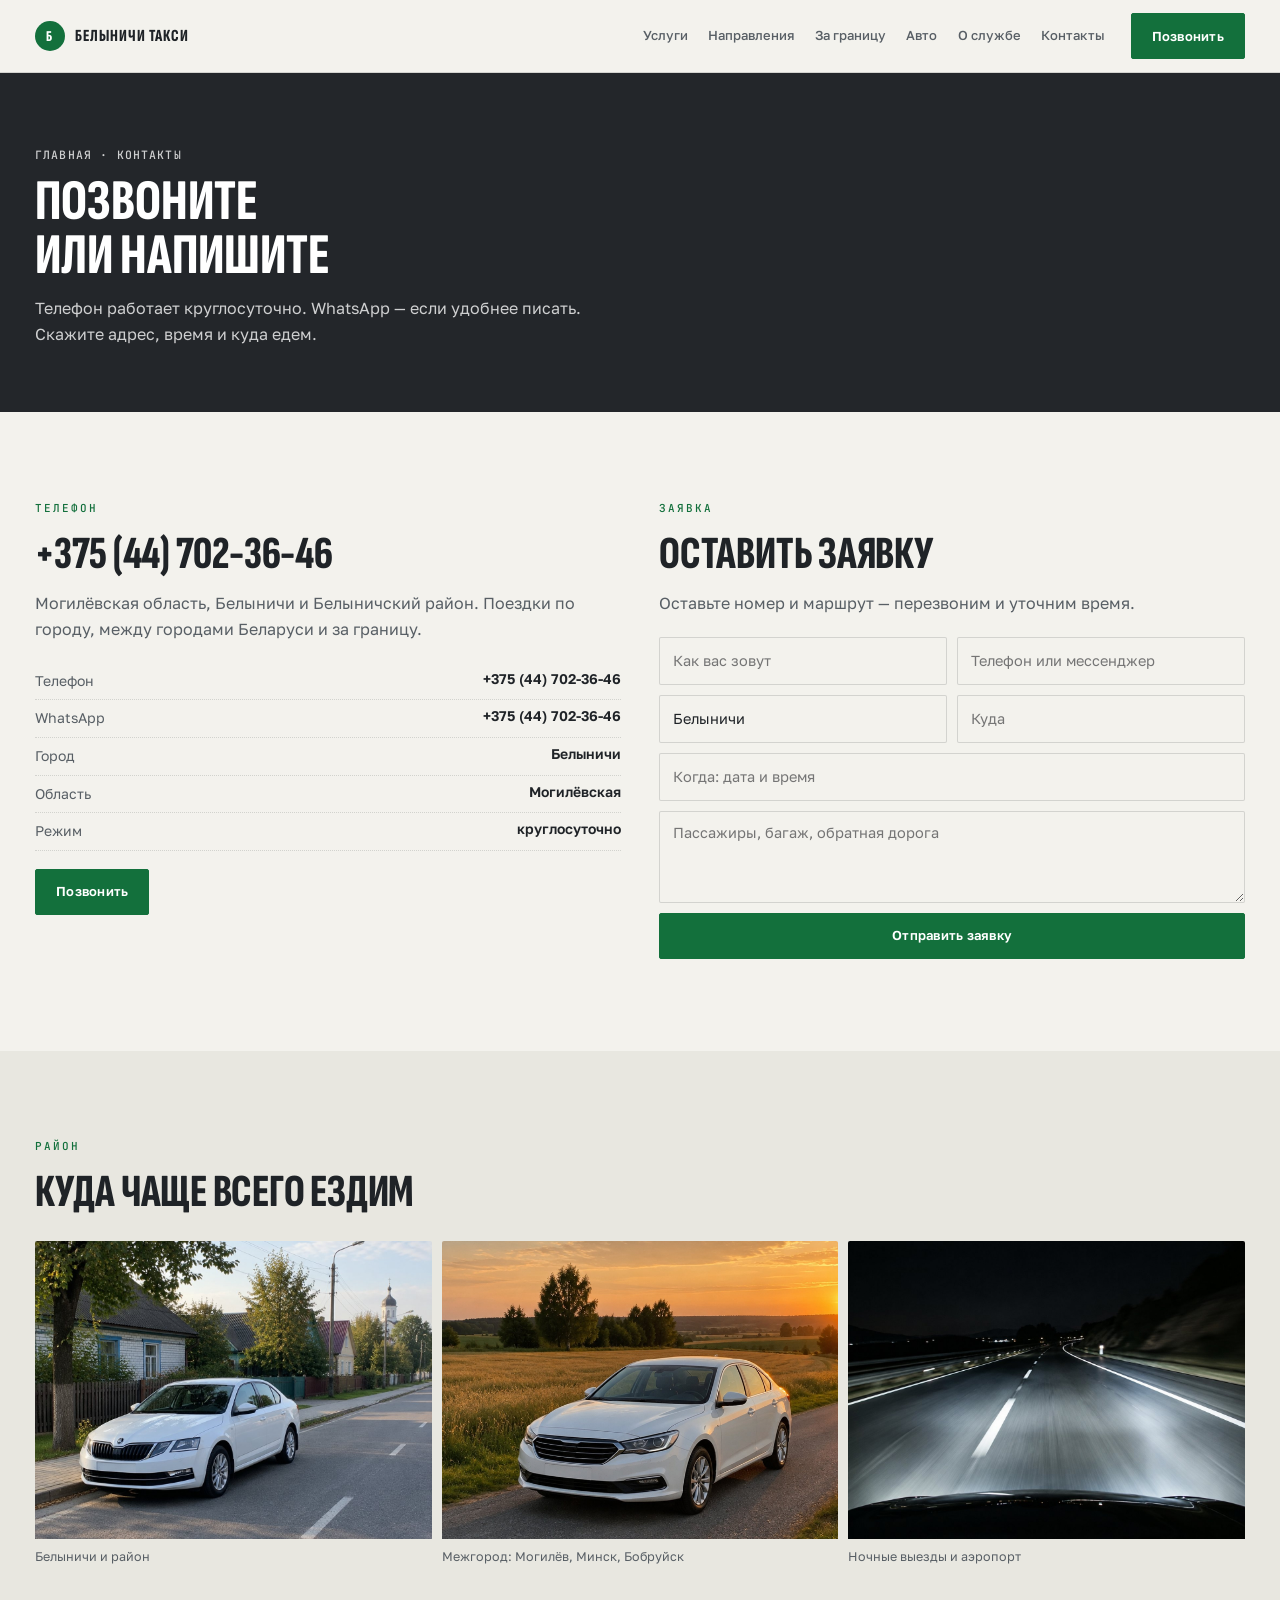
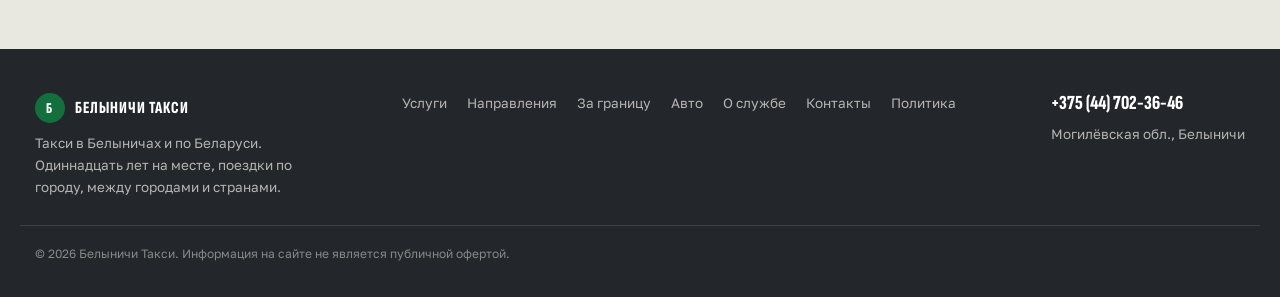
<file: kontakty.html>
<!DOCTYPE html>
<html lang="ru"><head>
<meta charset="utf-8">
<meta name="viewport" content="width=device-width,initial-scale=1">
<title>Контакты — такси Белыничи, +375 (44) 702-36-46</title>
<meta name="description" content="Такси в Белыничах: телефон +375 (44) 702-36-46, WhatsApp. Могилёвская область, Белыничи. Поездки по городу, между городами и за границу.">
<link rel="icon" href="assets/img/favicon.svg" type="image/svg+xml">
<style>
:root{--paper:#F3F2ED;--paper2:#E8E7E0;--ink:#1F2327;--ink2:#585F65;--line:rgba(31,35,39,.15);--acc:#13703C;--acc2:#1B9A52;--asph:#23262A;--max:1240px;--pad:15px}
*,*::before,*::after{box-sizing:border-box}
html{-webkit-text-size-adjust:100%}
body{margin:0;background:var(--paper);color:var(--ink);font:400 16px/1.62 'Golos Text',system-ui,-apple-system,Segoe UI,Roboto,sans-serif;-webkit-font-smoothing:antialiased;overflow-x:hidden}
img{max-width:100%;height:auto;display:block}
a{color:inherit;text-decoration:none}
h1,h2,h3,h4,p{margin:0}
[hidden]{display:none!important}
.wrap{width:100%;max-width:var(--max);margin:0 auto;padding:0 var(--pad)}
.top{position:sticky;top:0;z-index:60;background:rgba(243,242,237,.94);border-bottom:1px solid var(--line);backdrop-filter:saturate(140%) blur(8px)}
.top__in{display:flex;align-items:center;gap:clamp(10px,2vw,26px);min-height:72px}
.logo{display:flex;align-items:center;gap:10px;font:800 17px/1 'Sofia Sans Extra Condensed',sans-serif;letter-spacing:.06em;text-transform:uppercase;flex:none}
.logo__m{width:30px;height:30px;border-radius:50%;background:var(--acc);display:grid;place-items:center;color:#fff;font:800 15px/1 'Sofia Sans Extra Condensed'}
.nav{display:flex;gap:clamp(10px,1.6vw,22px);margin-left:auto;flex-wrap:nowrap}
.nav a{font:500 13px/1 'Golos Text';color:var(--ink2);white-space:nowrap;padding:6px 0;border-bottom:2px solid transparent}
.nav a:hover{color:var(--ink);border-color:var(--acc)}
.btn{display:inline-flex;align-items:center;justify-content:center;gap:9px;min-height:46px;padding:0 20px;border:1px solid var(--ink);border-radius:2px;font:600 13px/1 'Golos Text';letter-spacing:.02em;cursor:pointer;background:transparent;color:var(--ink);transition:.18s}
.btn:hover{background:var(--ink);color:var(--paper)}
.btn--acc{background:var(--acc);border-color:var(--acc);color:#fff}
.btn--acc:hover{background:#0F5B31;border-color:#0F5B31;color:#fff}
.burger{display:none;margin-left:auto;width:46px;height:46px;border:1px solid var(--line);background:#fff;border-radius:2px;cursor:pointer;align-items:center;justify-content:center;flex-direction:column;gap:5px}
.burger i{display:block;width:20px;height:2px;background:var(--ink)}
@media (max-width:1024px){.nav{display:none}.burger{display:flex}}
.drawer{position:fixed;inset:0;z-index:120;display:none;background:rgba(20,23,26,.55)}
.drawer.is-open{display:block}
.drawer__inner{position:absolute;inset:0;background:var(--paper);padding:22px var(--pad) 40px;display:flex;flex-direction:column;gap:4px;overflow-y:auto}
.drawer__close{position:absolute;top:16px;right:var(--pad);width:46px;height:46px;border:1px solid var(--line);background:none;font:400 20px/1 system-ui;cursor:pointer}
.drawer a{padding:14px 0;border-bottom:1px solid var(--line);font:600 18px/1.2 'Golos Text'}
body.is-locked{overflow:hidden}
.fbar{position:fixed;left:0;right:0;bottom:0;z-index:70;display:none;grid-template-columns:1fr 1fr;gap:8px;padding:8px 10px;background:rgba(243,242,237,.97);border-top:1px solid var(--line)}
@media (max-width:720px){.fbar{display:grid}body{padding-bottom:70px}}
.hero{position:relative;min-height:clamp(440px,66vh,620px);display:flex;align-items:flex-end;color:#fff;overflow:hidden}
.hero img{position:absolute;inset:0;width:100%;height:100%;object-fit:cover}
.hero::after{content:'';position:absolute;inset:0;background:linear-gradient(180deg,rgba(15,18,20,.28) 0%,rgba(15,18,20,.55) 45%,rgba(15,18,20,.86) 100%)}
.hero__in{position:relative;z-index:2;width:100%;display:flex;flex-direction:column;gap:18px;padding:clamp(26px,4vw,52px) 0}
.hero h1{font:800 clamp(2.4rem,6.6vw,5rem)/.92 'Sofia Sans Extra Condensed',sans-serif;letter-spacing:-.01em;text-transform:uppercase;max-width:20ch}
.hero p{max-width:52ch;color:rgba(255,255,255,.9);font-size:clamp(14px,1.4vw,17px)}
.hero__cta{display:flex;gap:10px;flex-wrap:wrap}
.hero .btn{border-color:rgba(255,255,255,.6);color:#fff}
.hero .btn:hover{background:#fff;color:var(--ink)}
.hero .btn--acc{border-color:var(--acc)}
@media (max-width:640px){.top .btn{display:none}.top__in{min-height:62px}.logo{font-size:15px}}
@media (max-width:360px){.logo{font-size:14px}.logo__m{width:26px;height:26px}}
</style>
<link rel="preconnect" href="https://fonts.googleapis.com">
<link rel="preconnect" href="https://fonts.gstatic.com" crossorigin>
<link href="https://fonts.googleapis.com/css2?family=Sofia+Sans+Extra+Condensed:wght@700;800&family=Golos+Text:wght@400;500;600;700&family=JetBrains+Mono:wght@400;500&display=swap" rel="stylesheet">
<link rel="stylesheet" href="assets/css/style.v1.css">
<meta property="og:title" content="Контакты — такси Белыничи, +375 (44) 702-36-46">
<meta property="og:description" content="Такси в Белыничах: телефон +375 (44) 702-36-46, WhatsApp. Могилёвская область, Белыничи. Поездки по городу, между городами и за границу.">
<meta property="og:type" content="website">
</head><body>
<header class="top"><div class="wrap top__in">
  <a class="logo" href="index.html"><span class="logo__m">Б</span>Белыничи Такси</a>
  <nav class="nav"><a href="uslugi.html">Услуги</a><a href="mezhgorod.html">Направления</a><a href="za-granicu.html">За границу</a><a href="avto.html">Авто</a><a href="o-sluzhbe.html">О службе</a><a href="kontakty.html">Контакты</a></nav>
  <a class="btn btn--acc" href="tel:+375447023646">Позвонить</a>
  <button class="burger" id="burger" aria-label="Меню" aria-expanded="false" aria-controls="drawer"><i></i><i></i><i></i></button>
</div></header>
<main>
<section class="phero"><div class="wrap">
  <p class="crumbs"><a href="index.html">Главная</a> · Контакты</p>
  <h1>Позвоните<br>или напишите</h1><p>Телефон работает круглосуточно. WhatsApp — если удобнее писать. Скажите адрес, время и куда едем.</p>
</div></section>
<section class="section"><div class="wrap contact">
  <div>
    <span class="eyebrow">телефон</span>
    <h2>+375 (44) 702-36-46</h2>
    <p class="lead">Могилёвская область, Белыничи и Белыничский район. Поездки по городу, между городами Беларуси и за границу.</p>
    <div class="rlist" style="margin-top:20px">
      <div><span>Телефон</span><b><a href="tel:+375447023646">+375 (44) 702-36-46</a></b></div>
      <div><span>WhatsApp</span><b><a href="https://wa.me/375447023646" rel="noopener">+375 (44) 702-36-46</a></b></div>
      <div><span>Город</span><b>Белыничи</b></div>
      <div><span>Область</span><b>Могилёвская</b></div>
      <div><span>Режим</span><b>круглосуточно</b></div>
    </div>
    <p style="margin-top:18px"><a class="btn btn--acc" href="tel:+375447023646">Позвонить</a></p>
  </div>
  <div>
    <span class="eyebrow">заявка</span>
    <h2>Оставить заявку</h2>
    <p class="lead">Оставьте номер и маршрут — перезвоним и уточним время.</p>
    <form class="form" id="lead" novalidate>
  <input name="name" placeholder="Как вас зовут" aria-label="Имя" required>
  <input name="phone" placeholder="Телефон или мессенджер" aria-label="Телефон" inputmode="tel" required>
  <input name="from" placeholder="Откуда" aria-label="Откуда" value="Белыничи">
  <input name="to" placeholder="Куда" aria-label="Куда" required>
  <input name="when" placeholder="Когда: дата и время" aria-label="Когда" class="full">
  <textarea name="msg" placeholder="Пассажиры, багаж, обратная дорога" aria-label="Комментарий" class="full"></textarea>
  <button class="btn btn--acc full" type="submit">Отправить заявку</button>
  <div class="form__msg" id="formMsg" role="status"></div>
</form>
  </div>
</div></section>
<section class="section section--dim"><div class="wrap">
  <span class="eyebrow">район</span>
  <h2>Куда чаще всего ездим</h2>
  <div class="gal">
    <figure><img src="assets/img/town.jpg" alt="Улица в Белыничах" width="1200" height="900" loading="lazy"><figcaption>Белыничи и район</figcaption></figure>
    <figure><img src="assets/img/hero.jpg" alt="Дорога между городами" width="1200" height="900" loading="lazy"><figcaption>Межгород: Могилёв, Минск, Бобруйск</figcaption></figure>
    <figure><img src="assets/img/night.jpg" alt="Ночная дорога" width="1200" height="900" loading="lazy"><figcaption>Ночные выезды и аэропорт</figcaption></figure>
  </div>
</div></section>
</main>
<footer class="foot"><div class="wrap foot__in">
  <div>
    <div class="logo" style="color:#fff"><span class="logo__m">Б</span>Белыничи Такси</div>
    <p style="margin-top:10px;max-width:34ch">Такси в Белыничах и по Беларуси. Одиннадцать лет на месте, поездки по городу, между городами и странами.</p>
  </div>
  <div class="foot__nav">
    <a href="uslugi.html">Услуги</a><a href="mezhgorod.html">Направления</a><a href="za-granicu.html">За границу</a>
    <a href="avto.html">Авто</a><a href="o-sluzhbe.html">О службе</a><a href="kontakty.html">Контакты</a><a href="politika.html">Политика</a>
  </div>
  <div>
    <a class="big" href="tel:+375447023646" style="color:#fff;font:800 20px/1 'Sofia Sans Extra Condensed'">+375 (44) 702-36-46</a>
    <p style="margin-top:8px">Могилёвская обл., Белыничи</p>
  </div>
</div>
<div class="wrap copy">© 2026 Белыничи Такси. Информация на сайте не является публичной офертой.</div>
</footer>
<div class="fbar">
  <a class="btn btn--acc" href="tel:+375447023646">Позвонить</a>
  <a class="btn" href="https://wa.me/375447023646" rel="noopener">WhatsApp</a>
</div>
<div class="drawer" id="drawer" role="dialog" aria-modal="true" aria-label="Меню">
  <div class="drawer__inner">
    <button class="drawer__close" id="drawerClose" aria-label="Закрыть меню">×</button>
    <div style="margin-bottom:14px"><span class="eyebrow">Меню</span></div>
    <a href="uslugi.html">Услуги</a><a href="mezhgorod.html">Направления</a><a href="za-granicu.html">За границу</a><a href="avto.html">Авто</a><a href="o-sluzhbe.html">О службе</a><a href="kontakty.html">Контакты</a>
    <a href="politika.html">Политика</a>
    <a class="btn btn--acc" style="margin-top:22px" href="tel:+375447023646">Позвонить +375 (44) 702-36-46</a>
  </div>
</div>
<script src="assets/js/main.v1.js" defer></script>
</body></html>
</file>
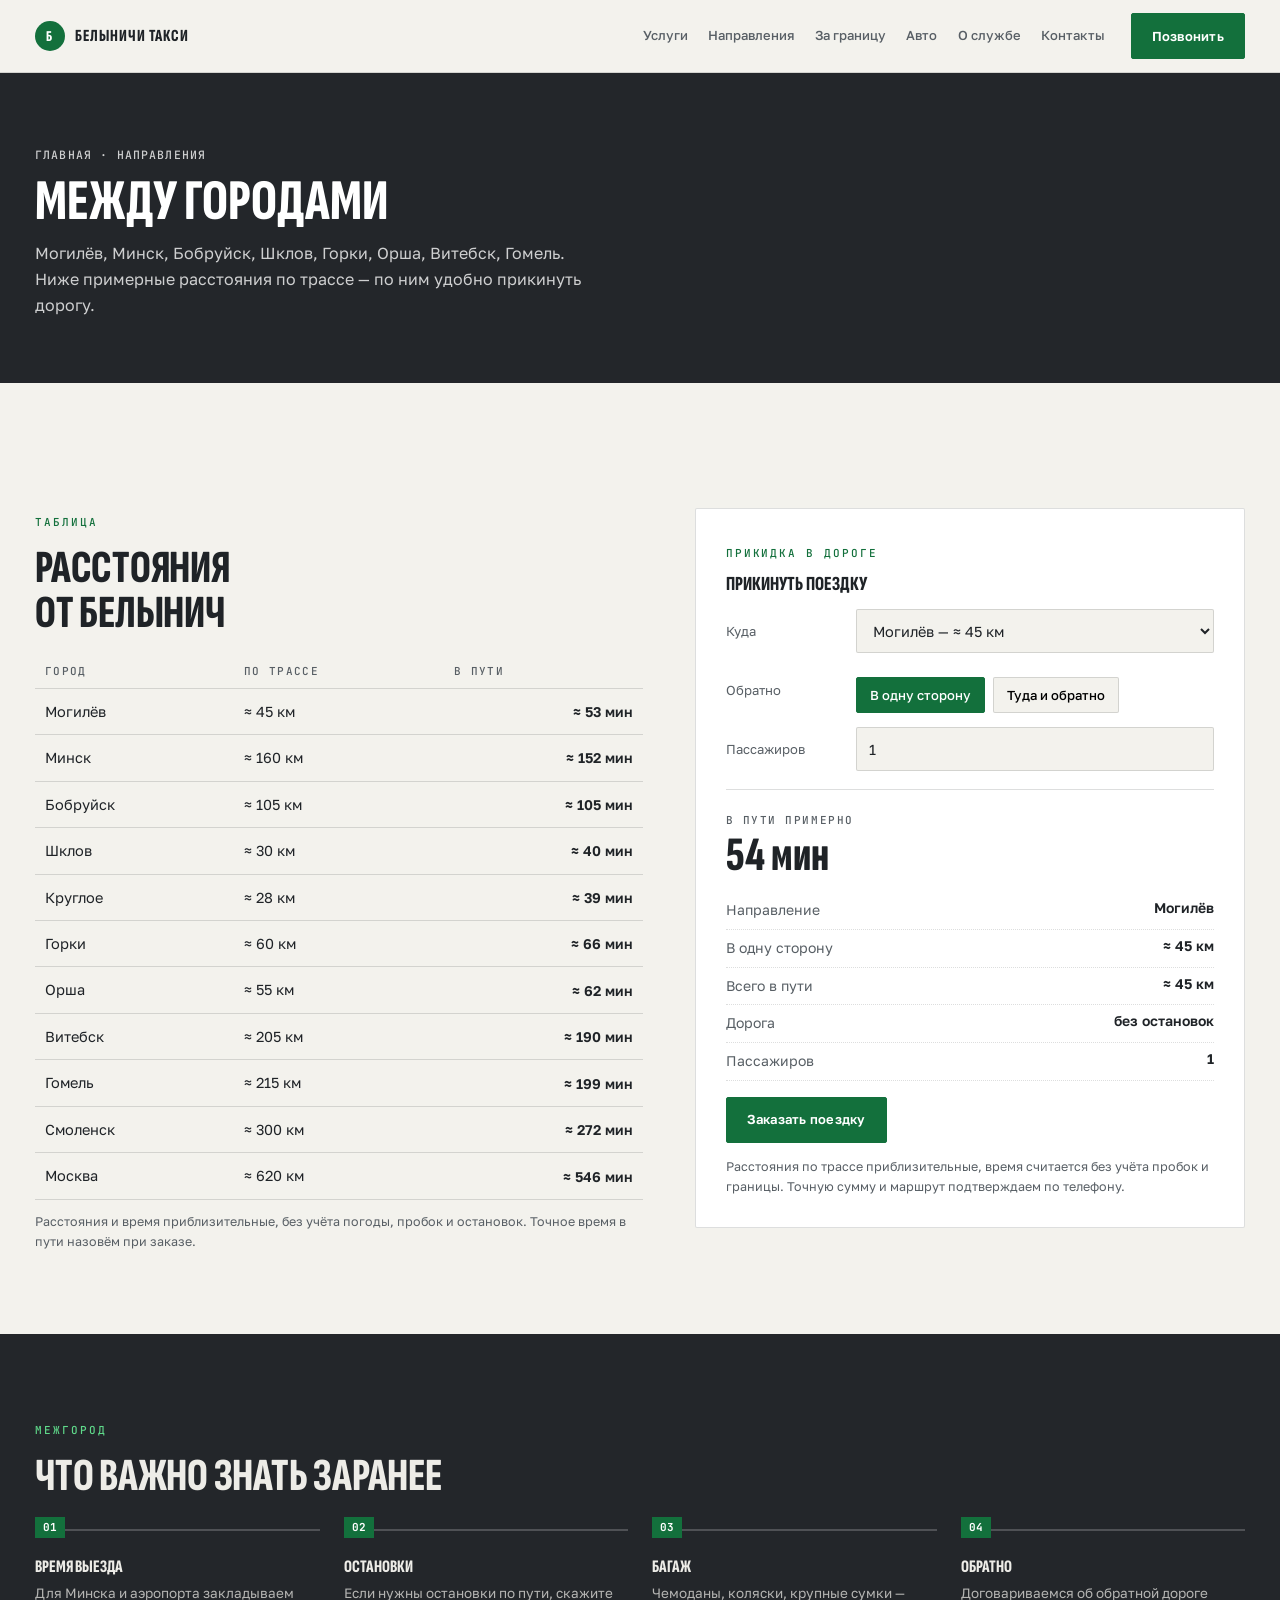
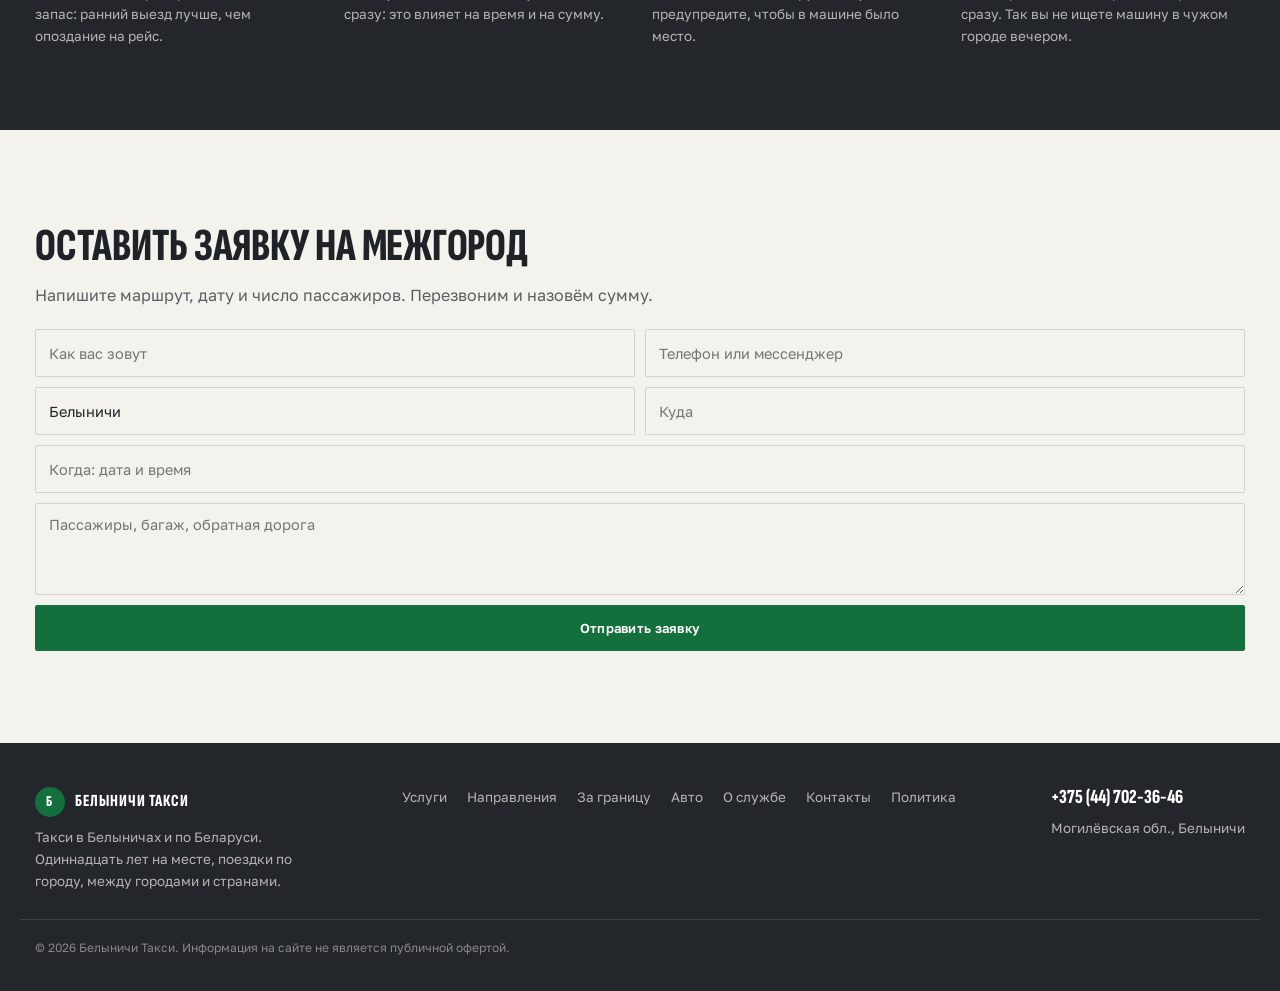
<file: mezhgorod.html>
<!DOCTYPE html>
<html lang="ru"><head>
<meta charset="utf-8">
<meta name="viewport" content="width=device-width,initial-scale=1">
<title>Междугородние поездки из Белынич — расстояния и время</title>
<meta name="description" content="Такси из Белынич в Могилёв, Минск, Бобруйск, Витебск, Гомель и другие города. Примерные расстояния и время в пути.">
<link rel="icon" href="assets/img/favicon.svg" type="image/svg+xml">
<style>
:root{--paper:#F3F2ED;--paper2:#E8E7E0;--ink:#1F2327;--ink2:#585F65;--line:rgba(31,35,39,.15);--acc:#13703C;--acc2:#1B9A52;--asph:#23262A;--max:1240px;--pad:15px}
*,*::before,*::after{box-sizing:border-box}
html{-webkit-text-size-adjust:100%}
body{margin:0;background:var(--paper);color:var(--ink);font:400 16px/1.62 'Golos Text',system-ui,-apple-system,Segoe UI,Roboto,sans-serif;-webkit-font-smoothing:antialiased;overflow-x:hidden}
img{max-width:100%;height:auto;display:block}
a{color:inherit;text-decoration:none}
h1,h2,h3,h4,p{margin:0}
[hidden]{display:none!important}
.wrap{width:100%;max-width:var(--max);margin:0 auto;padding:0 var(--pad)}
.top{position:sticky;top:0;z-index:60;background:rgba(243,242,237,.94);border-bottom:1px solid var(--line);backdrop-filter:saturate(140%) blur(8px)}
.top__in{display:flex;align-items:center;gap:clamp(10px,2vw,26px);min-height:72px}
.logo{display:flex;align-items:center;gap:10px;font:800 17px/1 'Sofia Sans Extra Condensed',sans-serif;letter-spacing:.06em;text-transform:uppercase;flex:none}
.logo__m{width:30px;height:30px;border-radius:50%;background:var(--acc);display:grid;place-items:center;color:#fff;font:800 15px/1 'Sofia Sans Extra Condensed'}
.nav{display:flex;gap:clamp(10px,1.6vw,22px);margin-left:auto;flex-wrap:nowrap}
.nav a{font:500 13px/1 'Golos Text';color:var(--ink2);white-space:nowrap;padding:6px 0;border-bottom:2px solid transparent}
.nav a:hover{color:var(--ink);border-color:var(--acc)}
.btn{display:inline-flex;align-items:center;justify-content:center;gap:9px;min-height:46px;padding:0 20px;border:1px solid var(--ink);border-radius:2px;font:600 13px/1 'Golos Text';letter-spacing:.02em;cursor:pointer;background:transparent;color:var(--ink);transition:.18s}
.btn:hover{background:var(--ink);color:var(--paper)}
.btn--acc{background:var(--acc);border-color:var(--acc);color:#fff}
.btn--acc:hover{background:#0F5B31;border-color:#0F5B31;color:#fff}
.burger{display:none;margin-left:auto;width:46px;height:46px;border:1px solid var(--line);background:#fff;border-radius:2px;cursor:pointer;align-items:center;justify-content:center;flex-direction:column;gap:5px}
.burger i{display:block;width:20px;height:2px;background:var(--ink)}
@media (max-width:1024px){.nav{display:none}.burger{display:flex}}
.drawer{position:fixed;inset:0;z-index:120;display:none;background:rgba(20,23,26,.55)}
.drawer.is-open{display:block}
.drawer__inner{position:absolute;inset:0;background:var(--paper);padding:22px var(--pad) 40px;display:flex;flex-direction:column;gap:4px;overflow-y:auto}
.drawer__close{position:absolute;top:16px;right:var(--pad);width:46px;height:46px;border:1px solid var(--line);background:none;font:400 20px/1 system-ui;cursor:pointer}
.drawer a{padding:14px 0;border-bottom:1px solid var(--line);font:600 18px/1.2 'Golos Text'}
body.is-locked{overflow:hidden}
.fbar{position:fixed;left:0;right:0;bottom:0;z-index:70;display:none;grid-template-columns:1fr 1fr;gap:8px;padding:8px 10px;background:rgba(243,242,237,.97);border-top:1px solid var(--line)}
@media (max-width:720px){.fbar{display:grid}body{padding-bottom:70px}}
.hero{position:relative;min-height:clamp(440px,66vh,620px);display:flex;align-items:flex-end;color:#fff;overflow:hidden}
.hero img{position:absolute;inset:0;width:100%;height:100%;object-fit:cover}
.hero::after{content:'';position:absolute;inset:0;background:linear-gradient(180deg,rgba(15,18,20,.28) 0%,rgba(15,18,20,.55) 45%,rgba(15,18,20,.86) 100%)}
.hero__in{position:relative;z-index:2;width:100%;display:flex;flex-direction:column;gap:18px;padding:clamp(26px,4vw,52px) 0}
.hero h1{font:800 clamp(2.4rem,6.6vw,5rem)/.92 'Sofia Sans Extra Condensed',sans-serif;letter-spacing:-.01em;text-transform:uppercase;max-width:20ch}
.hero p{max-width:52ch;color:rgba(255,255,255,.9);font-size:clamp(14px,1.4vw,17px)}
.hero__cta{display:flex;gap:10px;flex-wrap:wrap}
.hero .btn{border-color:rgba(255,255,255,.6);color:#fff}
.hero .btn:hover{background:#fff;color:var(--ink)}
.hero .btn--acc{border-color:var(--acc)}
@media (max-width:640px){.top .btn{display:none}.top__in{min-height:62px}.logo{font-size:15px}}
@media (max-width:360px){.logo{font-size:14px}.logo__m{width:26px;height:26px}}
</style>
<link rel="preconnect" href="https://fonts.googleapis.com">
<link rel="preconnect" href="https://fonts.gstatic.com" crossorigin>
<link href="https://fonts.googleapis.com/css2?family=Sofia+Sans+Extra+Condensed:wght@700;800&family=Golos+Text:wght@400;500;600;700&family=JetBrains+Mono:wght@400;500&display=swap" rel="stylesheet">
<link rel="stylesheet" href="assets/css/style.v1.css">
<meta property="og:title" content="Междугородние поездки из Белынич — расстояния и время">
<meta property="og:description" content="Такси из Белынич в Могилёв, Минск, Бобруйск, Витебск, Гомель и другие города. Примерные расстояния и время в пути.">
<meta property="og:type" content="website">
</head><body>
<header class="top"><div class="wrap top__in">
  <a class="logo" href="index.html"><span class="logo__m">Б</span>Белыничи Такси</a>
  <nav class="nav"><a href="uslugi.html">Услуги</a><a href="mezhgorod.html">Направления</a><a href="za-granicu.html">За границу</a><a href="avto.html">Авто</a><a href="o-sluzhbe.html">О службе</a><a href="kontakty.html">Контакты</a></nav>
  <a class="btn btn--acc" href="tel:+375447023646">Позвонить</a>
  <button class="burger" id="burger" aria-label="Меню" aria-expanded="false" aria-controls="drawer"><i></i><i></i><i></i></button>
</div></header>
<main>
<section class="phero"><div class="wrap">
  <p class="crumbs"><a href="index.html">Главная</a> · Направления</p>
  <h1>Между городами</h1><p>Могилёв, Минск, Бобруйск, Шклов, Горки, Орша, Витебск, Гомель. Ниже примерные расстояния по трассе — по ним удобно прикинуть дорогу.</p>
</div></section>
<section class="section"><div class="wrap">
  <div class="grid2" style="align-items:start">
    <div>
      <span class="eyebrow">таблица</span>
      <h2>Расстояния<br>от Белынич</h2>
      <table class="tb"><thead><tr><th>Город</th><th>По трассе</th><th>В пути</th></tr></thead>
      <tbody><tr><td>Могилёв</td><td>≈ 45 км</td><td>≈ 53 мин</td></tr><tr><td>Минск</td><td>≈ 160 км</td><td>≈ 152 мин</td></tr><tr><td>Бобруйск</td><td>≈ 105 км</td><td>≈ 105 мин</td></tr><tr><td>Шклов</td><td>≈ 30 км</td><td>≈ 40 мин</td></tr><tr><td>Круглое</td><td>≈ 28 км</td><td>≈ 39 мин</td></tr><tr><td>Горки</td><td>≈ 60 км</td><td>≈ 66 мин</td></tr><tr><td>Орша</td><td>≈ 55 км</td><td>≈ 62 мин</td></tr><tr><td>Витебск</td><td>≈ 205 км</td><td>≈ 190 мин</td></tr><tr><td>Гомель</td><td>≈ 215 км</td><td>≈ 199 мин</td></tr><tr><td>Смоленск</td><td>≈ 300 км</td><td>≈ 272 мин</td></tr><tr><td>Москва</td><td>≈ 620 км</td><td>≈ 546 мин</td></tr></tbody></table>
      <p style="margin-top:12px;font-size:12.5px;color:var(--ink2)">Расстояния и время приблизительные, без учёта погоды, пробок и остановок. Точное время в пути назовём при заказе.</p>
    </div>
    <div class="calc" id="calc2">
  <span class="eyebrow">прикидка в дороге</span>
  <h3 style="margin-top:8px">Прикинуть поездку</h3>
  <div class="crow"><label for="calc2City">Куда</label>
    <select id="calc2City"><option value="45">Могилёв — ≈ 45 км</option><option value="160">Минск — ≈ 160 км</option><option value="105">Бобруйск — ≈ 105 км</option><option value="30">Шклов — ≈ 30 км</option><option value="28">Круглое — ≈ 28 км</option><option value="60">Горки — ≈ 60 км</option><option value="55">Орша — ≈ 55 км</option><option value="205">Витебск — ≈ 205 км</option><option value="215">Гомель — ≈ 215 км</option><option value="300">Смоленск — ≈ 300 км</option><option value="620">Москва — ≈ 620 км</option></select></div>
  <div class="crow"><label>Обратно</label>
    <div class="chips"><button type="button" class="chip is-on" id="calc2One">В одну сторону</button><button type="button" class="chip" id="calc2Back">Туда и обратно</button></div></div>
  <div class="crow"><label for="calc2Pax">Пассажиров</label>
    <input type="number" id="calc2Pax" min="1" max="4" value="1"></div>
  <div class="out">
    <span class="kk">в пути примерно</span>
    <b id="calc2Time">42 мин</b>
    <div class="rlist" id="calc2List"></div>
    <a class="btn btn--acc" style="margin-top:16px" href="tel:+375447023646" id="calc2Go">Заказать поездку</a>
  </div>
  <p style="margin-top:14px;font-size:12.5px;color:var(--ink2)">Расстояния по трассе приблизительные, время считается без учёта пробок и границы. Точную сумму и маршрут подтверждаем по телефону.</p>
</div>
  </div>
</div></section>
<section class="section section--asph"><div class="wrap">
  <span class="eyebrow">межгород</span>
  <h2>Что важно знать заранее</h2>
  <div class="steps">
    <div class="step"><h4>Время выезда</h4><p>Для Минска и аэропорта закладываем запас: ранний выезд лучше, чем опоздание на рейс.</p></div>
    <div class="step"><h4>Остановки</h4><p>Если нужны остановки по пути, скажите сразу: это влияет на время и на сумму.</p></div>
    <div class="step"><h4>Багаж</h4><p>Чемоданы, коляски, крупные сумки — предупредите, чтобы в машине было место.</p></div>
    <div class="step"><h4>Обратно</h4><p>Договариваемся об обратной дороге сразу. Так вы не ищете машину в чужом городе вечером.</p></div>
  </div>
</div></section>
<section class="section"><div class="wrap">
  <h2>Оставить заявку на межгород</h2>
  <p class="lead">Напишите маршрут, дату и число пассажиров. Перезвоним и назовём сумму.</p>
  <form class="form" id="lead" novalidate>
  <input name="name" placeholder="Как вас зовут" aria-label="Имя" required>
  <input name="phone" placeholder="Телефон или мессенджер" aria-label="Телефон" inputmode="tel" required>
  <input name="from" placeholder="Откуда" aria-label="Откуда" value="Белыничи">
  <input name="to" placeholder="Куда" aria-label="Куда" required>
  <input name="when" placeholder="Когда: дата и время" aria-label="Когда" class="full">
  <textarea name="msg" placeholder="Пассажиры, багаж, обратная дорога" aria-label="Комментарий" class="full"></textarea>
  <button class="btn btn--acc full" type="submit">Отправить заявку</button>
  <div class="form__msg" id="formMsg" role="status"></div>
</form>
</div></section>
</main>
<footer class="foot"><div class="wrap foot__in">
  <div>
    <div class="logo" style="color:#fff"><span class="logo__m">Б</span>Белыничи Такси</div>
    <p style="margin-top:10px;max-width:34ch">Такси в Белыничах и по Беларуси. Одиннадцать лет на месте, поездки по городу, между городами и странами.</p>
  </div>
  <div class="foot__nav">
    <a href="uslugi.html">Услуги</a><a href="mezhgorod.html">Направления</a><a href="za-granicu.html">За границу</a>
    <a href="avto.html">Авто</a><a href="o-sluzhbe.html">О службе</a><a href="kontakty.html">Контакты</a><a href="politika.html">Политика</a>
  </div>
  <div>
    <a class="big" href="tel:+375447023646" style="color:#fff;font:800 20px/1 'Sofia Sans Extra Condensed'">+375 (44) 702-36-46</a>
    <p style="margin-top:8px">Могилёвская обл., Белыничи</p>
  </div>
</div>
<div class="wrap copy">© 2026 Белыничи Такси. Информация на сайте не является публичной офертой.</div>
</footer>
<div class="fbar">
  <a class="btn btn--acc" href="tel:+375447023646">Позвонить</a>
  <a class="btn" href="https://wa.me/375447023646" rel="noopener">WhatsApp</a>
</div>
<div class="drawer" id="drawer" role="dialog" aria-modal="true" aria-label="Меню">
  <div class="drawer__inner">
    <button class="drawer__close" id="drawerClose" aria-label="Закрыть меню">×</button>
    <div style="margin-bottom:14px"><span class="eyebrow">Меню</span></div>
    <a href="uslugi.html">Услуги</a><a href="mezhgorod.html">Направления</a><a href="za-granicu.html">За границу</a><a href="avto.html">Авто</a><a href="o-sluzhbe.html">О службе</a><a href="kontakty.html">Контакты</a>
    <a href="politika.html">Политика</a>
    <a class="btn btn--acc" style="margin-top:22px" href="tel:+375447023646">Позвонить +375 (44) 702-36-46</a>
  </div>
</div>
<script src="assets/js/main.v1.js" defer></script>
</body></html>
</file>
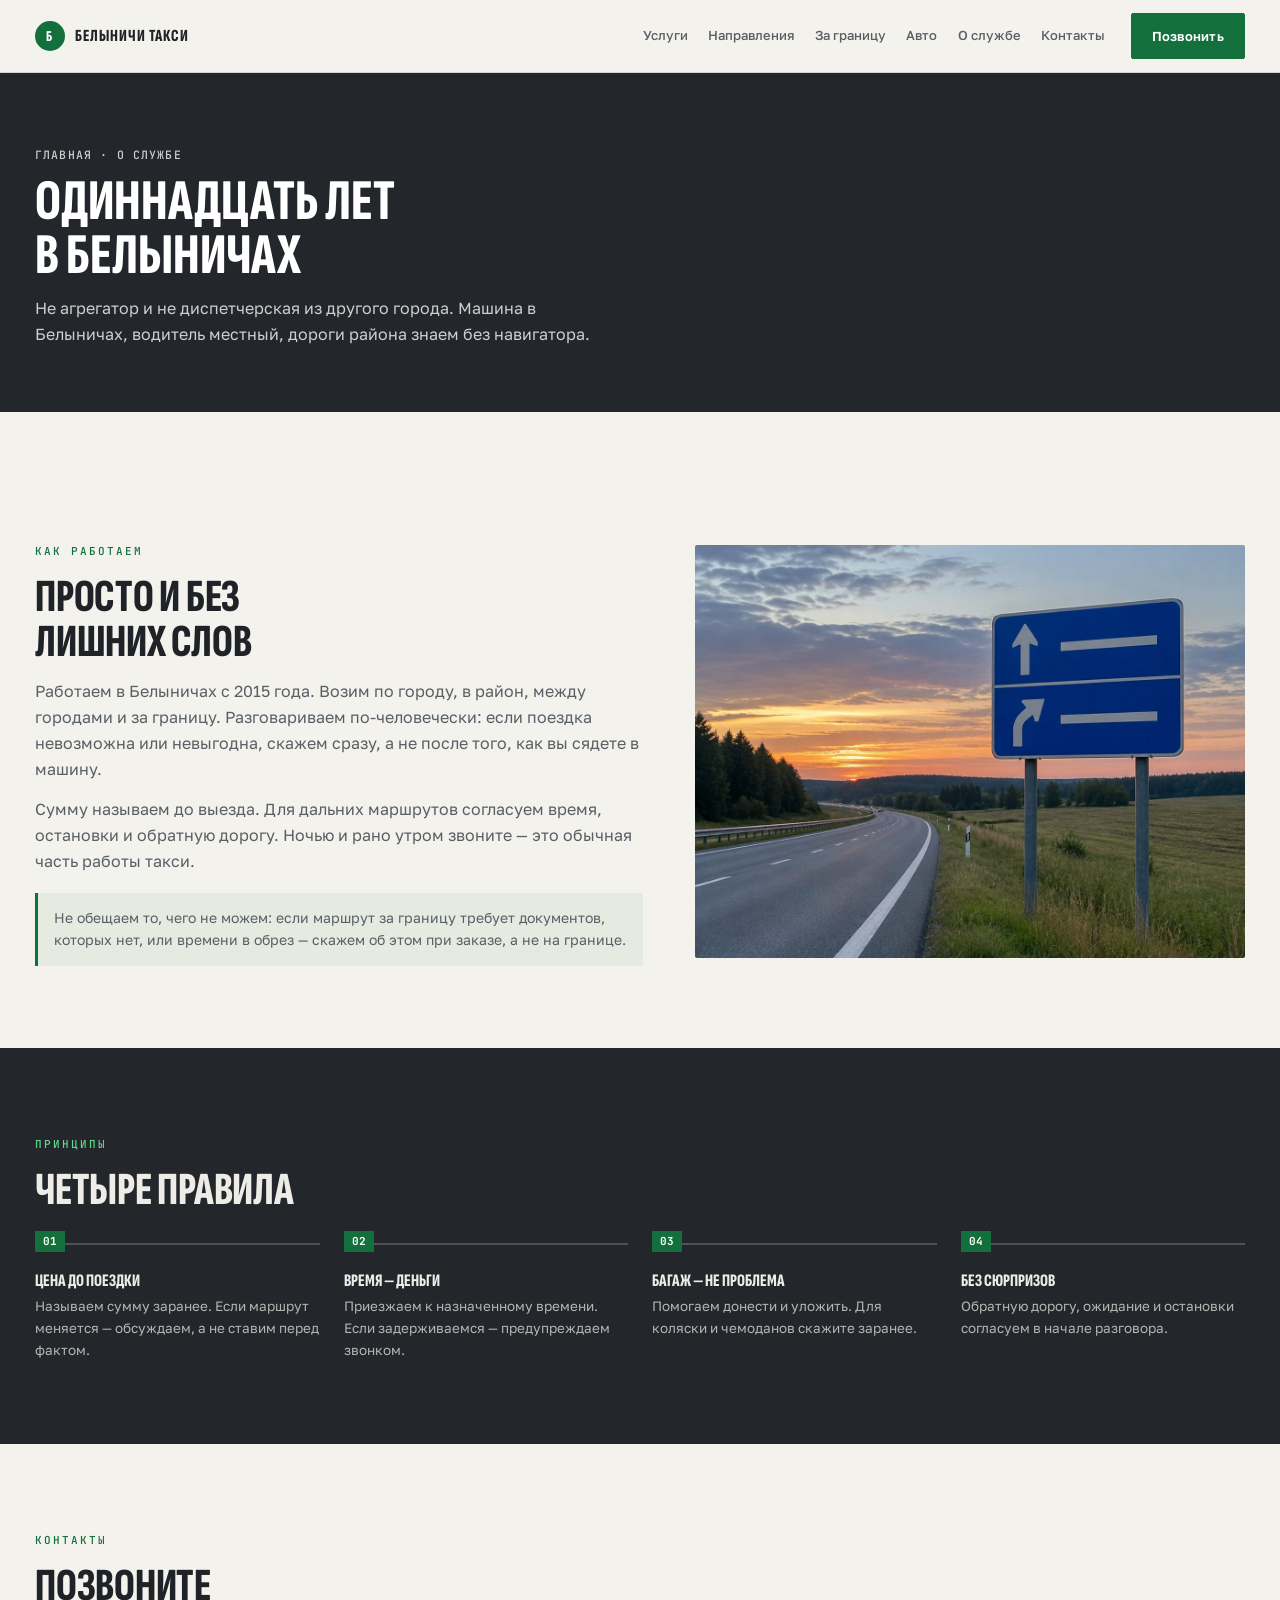
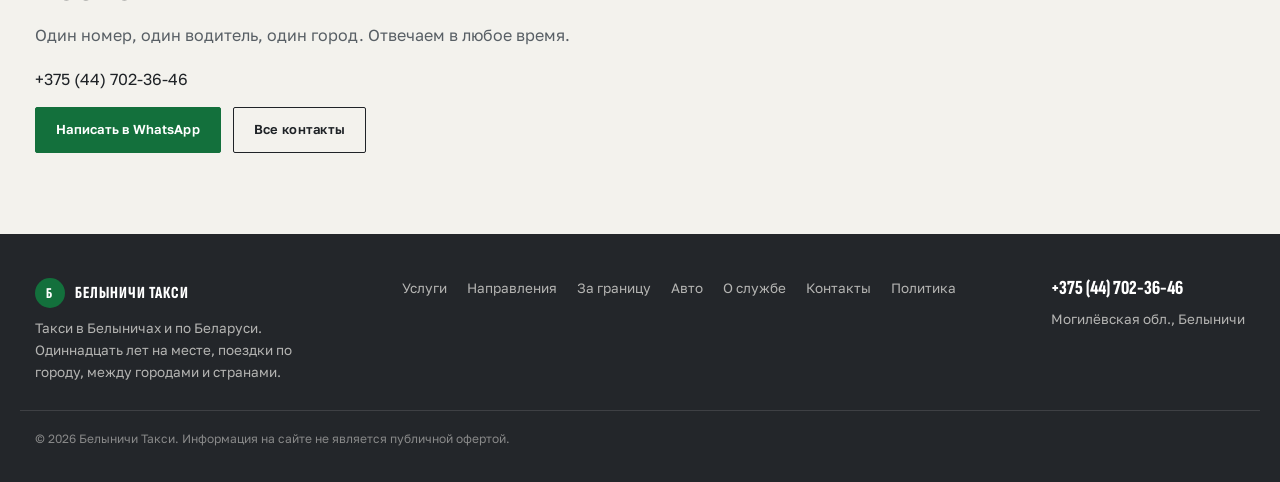
<file: o-sluzhbe.html>
<!DOCTYPE html>
<html lang="ru"><head>
<meta charset="utf-8">
<meta name="viewport" content="width=device-width,initial-scale=1">
<title>О службе такси в Белыничах — одиннадцать лет работы</title>
<meta name="description" content="Такси Белыничи: одиннадцать лет работы в городе и районе. Поездки по городу, между городами и за границу.">
<link rel="icon" href="assets/img/favicon.svg" type="image/svg+xml">
<style>
:root{--paper:#F3F2ED;--paper2:#E8E7E0;--ink:#1F2327;--ink2:#585F65;--line:rgba(31,35,39,.15);--acc:#13703C;--acc2:#1B9A52;--asph:#23262A;--max:1240px;--pad:15px}
*,*::before,*::after{box-sizing:border-box}
html{-webkit-text-size-adjust:100%}
body{margin:0;background:var(--paper);color:var(--ink);font:400 16px/1.62 'Golos Text',system-ui,-apple-system,Segoe UI,Roboto,sans-serif;-webkit-font-smoothing:antialiased;overflow-x:hidden}
img{max-width:100%;height:auto;display:block}
a{color:inherit;text-decoration:none}
h1,h2,h3,h4,p{margin:0}
[hidden]{display:none!important}
.wrap{width:100%;max-width:var(--max);margin:0 auto;padding:0 var(--pad)}
.top{position:sticky;top:0;z-index:60;background:rgba(243,242,237,.94);border-bottom:1px solid var(--line);backdrop-filter:saturate(140%) blur(8px)}
.top__in{display:flex;align-items:center;gap:clamp(10px,2vw,26px);min-height:72px}
.logo{display:flex;align-items:center;gap:10px;font:800 17px/1 'Sofia Sans Extra Condensed',sans-serif;letter-spacing:.06em;text-transform:uppercase;flex:none}
.logo__m{width:30px;height:30px;border-radius:50%;background:var(--acc);display:grid;place-items:center;color:#fff;font:800 15px/1 'Sofia Sans Extra Condensed'}
.nav{display:flex;gap:clamp(10px,1.6vw,22px);margin-left:auto;flex-wrap:nowrap}
.nav a{font:500 13px/1 'Golos Text';color:var(--ink2);white-space:nowrap;padding:6px 0;border-bottom:2px solid transparent}
.nav a:hover{color:var(--ink);border-color:var(--acc)}
.btn{display:inline-flex;align-items:center;justify-content:center;gap:9px;min-height:46px;padding:0 20px;border:1px solid var(--ink);border-radius:2px;font:600 13px/1 'Golos Text';letter-spacing:.02em;cursor:pointer;background:transparent;color:var(--ink);transition:.18s}
.btn:hover{background:var(--ink);color:var(--paper)}
.btn--acc{background:var(--acc);border-color:var(--acc);color:#fff}
.btn--acc:hover{background:#0F5B31;border-color:#0F5B31;color:#fff}
.burger{display:none;margin-left:auto;width:46px;height:46px;border:1px solid var(--line);background:#fff;border-radius:2px;cursor:pointer;align-items:center;justify-content:center;flex-direction:column;gap:5px}
.burger i{display:block;width:20px;height:2px;background:var(--ink)}
@media (max-width:1024px){.nav{display:none}.burger{display:flex}}
.drawer{position:fixed;inset:0;z-index:120;display:none;background:rgba(20,23,26,.55)}
.drawer.is-open{display:block}
.drawer__inner{position:absolute;inset:0;background:var(--paper);padding:22px var(--pad) 40px;display:flex;flex-direction:column;gap:4px;overflow-y:auto}
.drawer__close{position:absolute;top:16px;right:var(--pad);width:46px;height:46px;border:1px solid var(--line);background:none;font:400 20px/1 system-ui;cursor:pointer}
.drawer a{padding:14px 0;border-bottom:1px solid var(--line);font:600 18px/1.2 'Golos Text'}
body.is-locked{overflow:hidden}
.fbar{position:fixed;left:0;right:0;bottom:0;z-index:70;display:none;grid-template-columns:1fr 1fr;gap:8px;padding:8px 10px;background:rgba(243,242,237,.97);border-top:1px solid var(--line)}
@media (max-width:720px){.fbar{display:grid}body{padding-bottom:70px}}
.hero{position:relative;min-height:clamp(440px,66vh,620px);display:flex;align-items:flex-end;color:#fff;overflow:hidden}
.hero img{position:absolute;inset:0;width:100%;height:100%;object-fit:cover}
.hero::after{content:'';position:absolute;inset:0;background:linear-gradient(180deg,rgba(15,18,20,.28) 0%,rgba(15,18,20,.55) 45%,rgba(15,18,20,.86) 100%)}
.hero__in{position:relative;z-index:2;width:100%;display:flex;flex-direction:column;gap:18px;padding:clamp(26px,4vw,52px) 0}
.hero h1{font:800 clamp(2.4rem,6.6vw,5rem)/.92 'Sofia Sans Extra Condensed',sans-serif;letter-spacing:-.01em;text-transform:uppercase;max-width:20ch}
.hero p{max-width:52ch;color:rgba(255,255,255,.9);font-size:clamp(14px,1.4vw,17px)}
.hero__cta{display:flex;gap:10px;flex-wrap:wrap}
.hero .btn{border-color:rgba(255,255,255,.6);color:#fff}
.hero .btn:hover{background:#fff;color:var(--ink)}
.hero .btn--acc{border-color:var(--acc)}
@media (max-width:640px){.top .btn{display:none}.top__in{min-height:62px}.logo{font-size:15px}}
@media (max-width:360px){.logo{font-size:14px}.logo__m{width:26px;height:26px}}
</style>
<link rel="preconnect" href="https://fonts.googleapis.com">
<link rel="preconnect" href="https://fonts.gstatic.com" crossorigin>
<link href="https://fonts.googleapis.com/css2?family=Sofia+Sans+Extra+Condensed:wght@700;800&family=Golos+Text:wght@400;500;600;700&family=JetBrains+Mono:wght@400;500&display=swap" rel="stylesheet">
<link rel="stylesheet" href="assets/css/style.v1.css">
<meta property="og:title" content="О службе такси в Белыничах — одиннадцать лет работы">
<meta property="og:description" content="Такси Белыничи: одиннадцать лет работы в городе и районе. Поездки по городу, между городами и за границу.">
<meta property="og:type" content="website">
</head><body>
<header class="top"><div class="wrap top__in">
  <a class="logo" href="index.html"><span class="logo__m">Б</span>Белыничи Такси</a>
  <nav class="nav"><a href="uslugi.html">Услуги</a><a href="mezhgorod.html">Направления</a><a href="za-granicu.html">За границу</a><a href="avto.html">Авто</a><a href="o-sluzhbe.html">О службе</a><a href="kontakty.html">Контакты</a></nav>
  <a class="btn btn--acc" href="tel:+375447023646">Позвонить</a>
  <button class="burger" id="burger" aria-label="Меню" aria-expanded="false" aria-controls="drawer"><i></i><i></i><i></i></button>
</div></header>
<main>
<section class="phero"><div class="wrap">
  <p class="crumbs"><a href="index.html">Главная</a> · О службе</p>
  <h1>Одиннадцать лет<br>в Белыничах</h1><p>Не агрегатор и не диспетчерская из другого города. Машина в Белыничах, водитель местный, дороги района знаем без навигатора.</p>
</div></section>
<section class="section"><div class="wrap">
  <div class="grid2">
    <div>
      <span class="eyebrow">как работаем</span>
      <h2>Просто и без<br>лишних слов</h2>
      <p class="lead">Работаем в Белыничах с 2015 года. Возим по городу, в район, между городами и за границу. Разговариваем по-человечески: если поездка невозможна или невыгодна, скажем сразу, а не после того, как вы сядете в машину.</p>
      <p class="lead">Сумму называем до выезда. Для дальних маршрутов согласуем время, остановки и обратную дорогу. Ночью и рано утром звоните — это обычная часть работы такси.</p>
      <div class="alert">Не обещаем то, чего не можем: если маршрут за границу требует документов, которых нет, или времени в обрез — скажем об этом при заказе, а не на границе.</div>
    </div>
    <div class="ph"><img src="assets/img/sign.jpg" alt="Дорожный указатель на трассе" width="1200" height="900" loading="lazy"></div>
  </div>
</div></section>
<section class="section section--asph"><div class="wrap">
  <span class="eyebrow">принципы</span>
  <h2>Четыре правила</h2>
  <div class="steps">
    <div class="step"><h4>Цена до поездки</h4><p>Называем сумму заранее. Если маршрут меняется — обсуждаем, а не ставим перед фактом.</p></div>
    <div class="step"><h4>Время — деньги</h4><p>Приезжаем к назначенному времени. Если задерживаемся — предупреждаем звонком.</p></div>
    <div class="step"><h4>Багаж — не проблема</h4><p>Помогаем донести и уложить. Для коляски и чемоданов скажите заранее.</p></div>
    <div class="step"><h4>Без сюрпризов</h4><p>Обратную дорогу, ожидание и остановки согласуем в начале разговора.</p></div>
  </div>
</div></section>
<section class="section"><div class="wrap">
  <span class="eyebrow">контакты</span>
  <h2>Позвоните</h2>
  <p class="lead">Один номер, один водитель, один город. Отвечаем в любое время.</p>
  <p style="margin-top:18px"><a class="big" href="tel:+375447023646">+375 (44) 702-36-46</a></p>
  <p style="margin-top:14px"><a class="btn btn--acc" href="https://wa.me/375447023646" rel="noopener">Написать в WhatsApp</a> <a class="btn" href="kontakty.html" style="margin-left:8px">Все контакты</a></p>
</div></section>
</main>
<footer class="foot"><div class="wrap foot__in">
  <div>
    <div class="logo" style="color:#fff"><span class="logo__m">Б</span>Белыничи Такси</div>
    <p style="margin-top:10px;max-width:34ch">Такси в Белыничах и по Беларуси. Одиннадцать лет на месте, поездки по городу, между городами и странами.</p>
  </div>
  <div class="foot__nav">
    <a href="uslugi.html">Услуги</a><a href="mezhgorod.html">Направления</a><a href="za-granicu.html">За границу</a>
    <a href="avto.html">Авто</a><a href="o-sluzhbe.html">О службе</a><a href="kontakty.html">Контакты</a><a href="politika.html">Политика</a>
  </div>
  <div>
    <a class="big" href="tel:+375447023646" style="color:#fff;font:800 20px/1 'Sofia Sans Extra Condensed'">+375 (44) 702-36-46</a>
    <p style="margin-top:8px">Могилёвская обл., Белыничи</p>
  </div>
</div>
<div class="wrap copy">© 2026 Белыничи Такси. Информация на сайте не является публичной офертой.</div>
</footer>
<div class="fbar">
  <a class="btn btn--acc" href="tel:+375447023646">Позвонить</a>
  <a class="btn" href="https://wa.me/375447023646" rel="noopener">WhatsApp</a>
</div>
<div class="drawer" id="drawer" role="dialog" aria-modal="true" aria-label="Меню">
  <div class="drawer__inner">
    <button class="drawer__close" id="drawerClose" aria-label="Закрыть меню">×</button>
    <div style="margin-bottom:14px"><span class="eyebrow">Меню</span></div>
    <a href="uslugi.html">Услуги</a><a href="mezhgorod.html">Направления</a><a href="za-granicu.html">За границу</a><a href="avto.html">Авто</a><a href="o-sluzhbe.html">О службе</a><a href="kontakty.html">Контакты</a>
    <a href="politika.html">Политика</a>
    <a class="btn btn--acc" style="margin-top:22px" href="tel:+375447023646">Позвонить +375 (44) 702-36-46</a>
  </div>
</div>
<script src="assets/js/main.v1.js" defer></script>
</body></html>
</file>
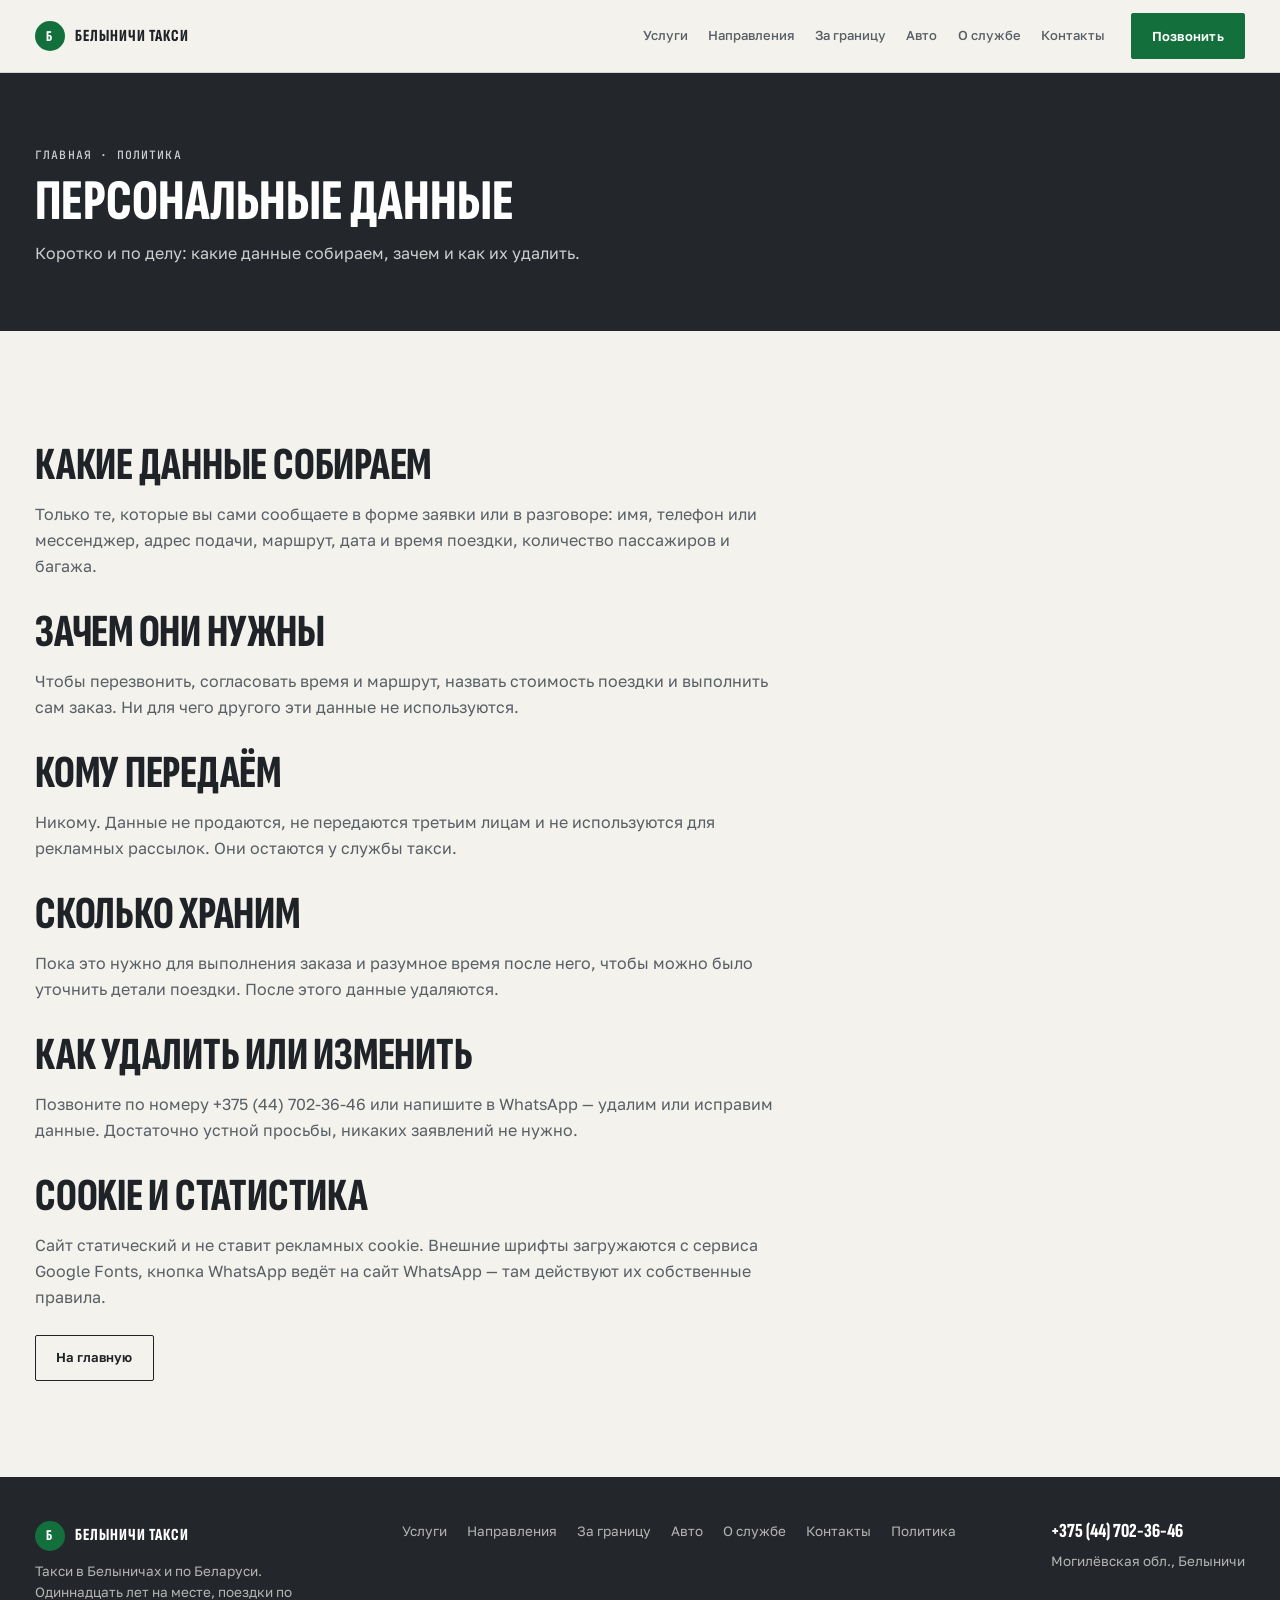
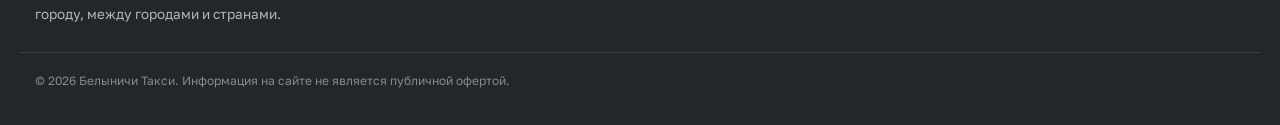
<file: politika.html>
<!DOCTYPE html>
<html lang="ru"><head>
<meta charset="utf-8">
<meta name="viewport" content="width=device-width,initial-scale=1">
<title>Политика обработки персональных данных — такси Белыничи</title>
<meta name="description" content="Как такси Белыничи обрабатывает данные, которые вы оставляете через форму заявки.">
<link rel="icon" href="assets/img/favicon.svg" type="image/svg+xml">
<style>
:root{--paper:#F3F2ED;--paper2:#E8E7E0;--ink:#1F2327;--ink2:#585F65;--line:rgba(31,35,39,.15);--acc:#13703C;--acc2:#1B9A52;--asph:#23262A;--max:1240px;--pad:15px}
*,*::before,*::after{box-sizing:border-box}
html{-webkit-text-size-adjust:100%}
body{margin:0;background:var(--paper);color:var(--ink);font:400 16px/1.62 'Golos Text',system-ui,-apple-system,Segoe UI,Roboto,sans-serif;-webkit-font-smoothing:antialiased;overflow-x:hidden}
img{max-width:100%;height:auto;display:block}
a{color:inherit;text-decoration:none}
h1,h2,h3,h4,p{margin:0}
[hidden]{display:none!important}
.wrap{width:100%;max-width:var(--max);margin:0 auto;padding:0 var(--pad)}
.top{position:sticky;top:0;z-index:60;background:rgba(243,242,237,.94);border-bottom:1px solid var(--line);backdrop-filter:saturate(140%) blur(8px)}
.top__in{display:flex;align-items:center;gap:clamp(10px,2vw,26px);min-height:72px}
.logo{display:flex;align-items:center;gap:10px;font:800 17px/1 'Sofia Sans Extra Condensed',sans-serif;letter-spacing:.06em;text-transform:uppercase;flex:none}
.logo__m{width:30px;height:30px;border-radius:50%;background:var(--acc);display:grid;place-items:center;color:#fff;font:800 15px/1 'Sofia Sans Extra Condensed'}
.nav{display:flex;gap:clamp(10px,1.6vw,22px);margin-left:auto;flex-wrap:nowrap}
.nav a{font:500 13px/1 'Golos Text';color:var(--ink2);white-space:nowrap;padding:6px 0;border-bottom:2px solid transparent}
.nav a:hover{color:var(--ink);border-color:var(--acc)}
.btn{display:inline-flex;align-items:center;justify-content:center;gap:9px;min-height:46px;padding:0 20px;border:1px solid var(--ink);border-radius:2px;font:600 13px/1 'Golos Text';letter-spacing:.02em;cursor:pointer;background:transparent;color:var(--ink);transition:.18s}
.btn:hover{background:var(--ink);color:var(--paper)}
.btn--acc{background:var(--acc);border-color:var(--acc);color:#fff}
.btn--acc:hover{background:#0F5B31;border-color:#0F5B31;color:#fff}
.burger{display:none;margin-left:auto;width:46px;height:46px;border:1px solid var(--line);background:#fff;border-radius:2px;cursor:pointer;align-items:center;justify-content:center;flex-direction:column;gap:5px}
.burger i{display:block;width:20px;height:2px;background:var(--ink)}
@media (max-width:1024px){.nav{display:none}.burger{display:flex}}
.drawer{position:fixed;inset:0;z-index:120;display:none;background:rgba(20,23,26,.55)}
.drawer.is-open{display:block}
.drawer__inner{position:absolute;inset:0;background:var(--paper);padding:22px var(--pad) 40px;display:flex;flex-direction:column;gap:4px;overflow-y:auto}
.drawer__close{position:absolute;top:16px;right:var(--pad);width:46px;height:46px;border:1px solid var(--line);background:none;font:400 20px/1 system-ui;cursor:pointer}
.drawer a{padding:14px 0;border-bottom:1px solid var(--line);font:600 18px/1.2 'Golos Text'}
body.is-locked{overflow:hidden}
.fbar{position:fixed;left:0;right:0;bottom:0;z-index:70;display:none;grid-template-columns:1fr 1fr;gap:8px;padding:8px 10px;background:rgba(243,242,237,.97);border-top:1px solid var(--line)}
@media (max-width:720px){.fbar{display:grid}body{padding-bottom:70px}}
.hero{position:relative;min-height:clamp(440px,66vh,620px);display:flex;align-items:flex-end;color:#fff;overflow:hidden}
.hero img{position:absolute;inset:0;width:100%;height:100%;object-fit:cover}
.hero::after{content:'';position:absolute;inset:0;background:linear-gradient(180deg,rgba(15,18,20,.28) 0%,rgba(15,18,20,.55) 45%,rgba(15,18,20,.86) 100%)}
.hero__in{position:relative;z-index:2;width:100%;display:flex;flex-direction:column;gap:18px;padding:clamp(26px,4vw,52px) 0}
.hero h1{font:800 clamp(2.4rem,6.6vw,5rem)/.92 'Sofia Sans Extra Condensed',sans-serif;letter-spacing:-.01em;text-transform:uppercase;max-width:20ch}
.hero p{max-width:52ch;color:rgba(255,255,255,.9);font-size:clamp(14px,1.4vw,17px)}
.hero__cta{display:flex;gap:10px;flex-wrap:wrap}
.hero .btn{border-color:rgba(255,255,255,.6);color:#fff}
.hero .btn:hover{background:#fff;color:var(--ink)}
.hero .btn--acc{border-color:var(--acc)}
@media (max-width:640px){.top .btn{display:none}.top__in{min-height:62px}.logo{font-size:15px}}
@media (max-width:360px){.logo{font-size:14px}.logo__m{width:26px;height:26px}}
</style>
<link rel="preconnect" href="https://fonts.googleapis.com">
<link rel="preconnect" href="https://fonts.gstatic.com" crossorigin>
<link href="https://fonts.googleapis.com/css2?family=Sofia+Sans+Extra+Condensed:wght@700;800&family=Golos+Text:wght@400;500;600;700&family=JetBrains+Mono:wght@400;500&display=swap" rel="stylesheet">
<link rel="stylesheet" href="assets/css/style.v1.css">
<meta property="og:title" content="Политика обработки персональных данных — такси Белыничи">
<meta property="og:description" content="Как такси Белыничи обрабатывает данные, которые вы оставляете через форму заявки.">
<meta property="og:type" content="website">
</head><body>
<header class="top"><div class="wrap top__in">
  <a class="logo" href="index.html"><span class="logo__m">Б</span>Белыничи Такси</a>
  <nav class="nav"><a href="uslugi.html">Услуги</a><a href="mezhgorod.html">Направления</a><a href="za-granicu.html">За границу</a><a href="avto.html">Авто</a><a href="o-sluzhbe.html">О службе</a><a href="kontakty.html">Контакты</a></nav>
  <a class="btn btn--acc" href="tel:+375447023646">Позвонить</a>
  <button class="burger" id="burger" aria-label="Меню" aria-expanded="false" aria-controls="drawer"><i></i><i></i><i></i></button>
</div></header>
<main>
<section class="phero"><div class="wrap">
  <p class="crumbs"><a href="index.html">Главная</a> · Политика</p>
  <h1>Персональные данные</h1><p>Коротко и по делу: какие данные собираем, зачем и как их удалить.</p>
</div></section>
<section class="section"><div class="wrap prose">
  <h2>Какие данные собираем</h2>
  <p>Только те, которые вы сами сообщаете в форме заявки или в разговоре: имя, телефон или мессенджер, адрес подачи, маршрут, дата и время поездки, количество пассажиров и багажа.</p>
  <h2>Зачем они нужны</h2>
  <p>Чтобы перезвонить, согласовать время и маршрут, назвать стоимость поездки и выполнить сам заказ. Ни для чего другого эти данные не используются.</p>
  <h2>Кому передаём</h2>
  <p>Никому. Данные не продаются, не передаются третьим лицам и не используются для рекламных рассылок. Они остаются у службы такси.</p>
  <h2>Сколько храним</h2>
  <p>Пока это нужно для выполнения заказа и разумное время после него, чтобы можно было уточнить детали поездки. После этого данные удаляются.</p>
  <h2>Как удалить или изменить</h2>
  <p>Позвоните по номеру +375 (44) 702-36-46 или напишите в WhatsApp — удалим или исправим данные. Достаточно устной просьбы, никаких заявлений не нужно.</p>
  <h2 id="cookies">Cookie и статистика</h2>
  <p>Сайт статический и не ставит рекламных cookie. Внешние шрифты загружаются с сервиса Google Fonts, кнопка WhatsApp ведёт на сайт WhatsApp — там действуют их собственные правила.</p>
  <p style="margin-top:24px"><a class="btn" href="index.html">На главную</a></p>
</div></section>
</main>
<footer class="foot"><div class="wrap foot__in">
  <div>
    <div class="logo" style="color:#fff"><span class="logo__m">Б</span>Белыничи Такси</div>
    <p style="margin-top:10px;max-width:34ch">Такси в Белыничах и по Беларуси. Одиннадцать лет на месте, поездки по городу, между городами и странами.</p>
  </div>
  <div class="foot__nav">
    <a href="uslugi.html">Услуги</a><a href="mezhgorod.html">Направления</a><a href="za-granicu.html">За границу</a>
    <a href="avto.html">Авто</a><a href="o-sluzhbe.html">О службе</a><a href="kontakty.html">Контакты</a><a href="politika.html">Политика</a>
  </div>
  <div>
    <a class="big" href="tel:+375447023646" style="color:#fff;font:800 20px/1 'Sofia Sans Extra Condensed'">+375 (44) 702-36-46</a>
    <p style="margin-top:8px">Могилёвская обл., Белыничи</p>
  </div>
</div>
<div class="wrap copy">© 2026 Белыничи Такси. Информация на сайте не является публичной офертой.</div>
</footer>
<div class="fbar">
  <a class="btn btn--acc" href="tel:+375447023646">Позвонить</a>
  <a class="btn" href="https://wa.me/375447023646" rel="noopener">WhatsApp</a>
</div>
<div class="drawer" id="drawer" role="dialog" aria-modal="true" aria-label="Меню">
  <div class="drawer__inner">
    <button class="drawer__close" id="drawerClose" aria-label="Закрыть меню">×</button>
    <div style="margin-bottom:14px"><span class="eyebrow">Меню</span></div>
    <a href="uslugi.html">Услуги</a><a href="mezhgorod.html">Направления</a><a href="za-granicu.html">За границу</a><a href="avto.html">Авто</a><a href="o-sluzhbe.html">О службе</a><a href="kontakty.html">Контакты</a>
    <a href="politika.html">Политика</a>
    <a class="btn btn--acc" style="margin-top:22px" href="tel:+375447023646">Позвонить +375 (44) 702-36-46</a>
  </div>
</div>
<script src="assets/js/main.v1.js" defer></script>
</body></html>
</file>
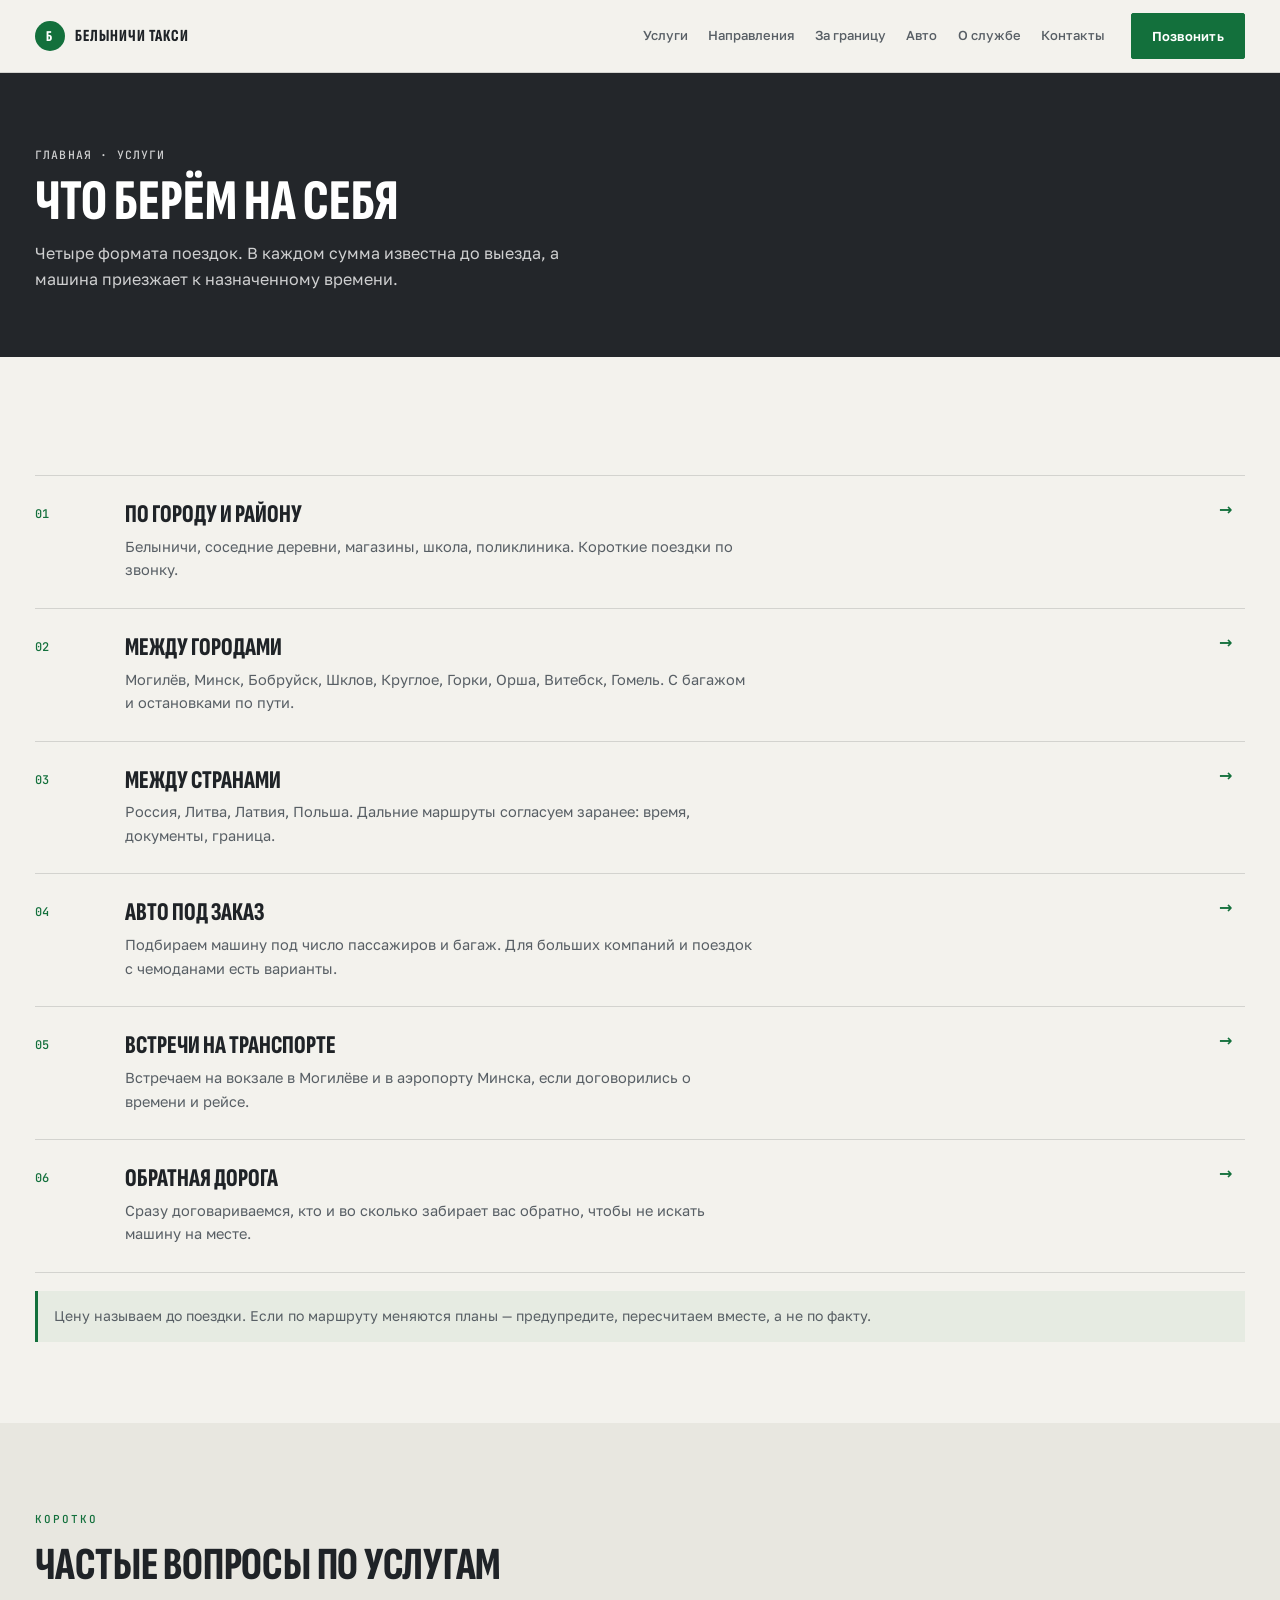
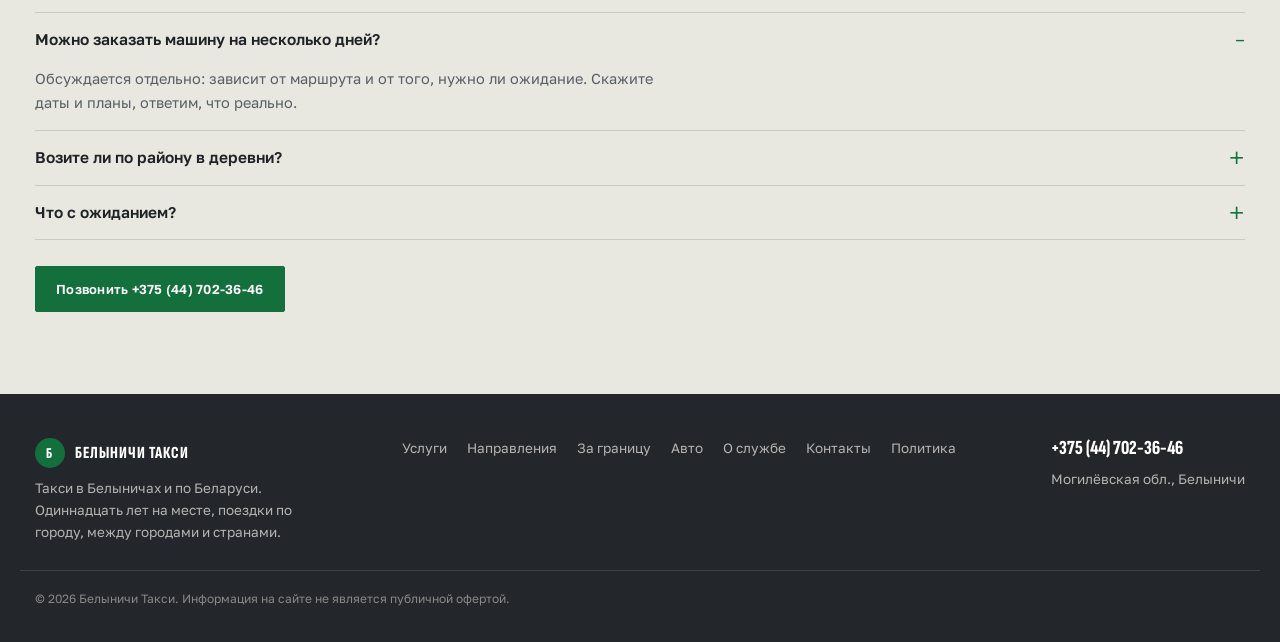
<file: uslugi.html>
<!DOCTYPE html>
<html lang="ru"><head>
<meta charset="utf-8">
<meta name="viewport" content="width=device-width,initial-scale=1">
<title>Услуги такси в Белыничах — город, межгород, за границу</title>
<meta name="description" content="Такси в Белыничах: поездки по городу, между городами и за границу, авто под заказ. Одиннадцать лет работы.">
<link rel="icon" href="assets/img/favicon.svg" type="image/svg+xml">
<style>
:root{--paper:#F3F2ED;--paper2:#E8E7E0;--ink:#1F2327;--ink2:#585F65;--line:rgba(31,35,39,.15);--acc:#13703C;--acc2:#1B9A52;--asph:#23262A;--max:1240px;--pad:15px}
*,*::before,*::after{box-sizing:border-box}
html{-webkit-text-size-adjust:100%}
body{margin:0;background:var(--paper);color:var(--ink);font:400 16px/1.62 'Golos Text',system-ui,-apple-system,Segoe UI,Roboto,sans-serif;-webkit-font-smoothing:antialiased;overflow-x:hidden}
img{max-width:100%;height:auto;display:block}
a{color:inherit;text-decoration:none}
h1,h2,h3,h4,p{margin:0}
[hidden]{display:none!important}
.wrap{width:100%;max-width:var(--max);margin:0 auto;padding:0 var(--pad)}
.top{position:sticky;top:0;z-index:60;background:rgba(243,242,237,.94);border-bottom:1px solid var(--line);backdrop-filter:saturate(140%) blur(8px)}
.top__in{display:flex;align-items:center;gap:clamp(10px,2vw,26px);min-height:72px}
.logo{display:flex;align-items:center;gap:10px;font:800 17px/1 'Sofia Sans Extra Condensed',sans-serif;letter-spacing:.06em;text-transform:uppercase;flex:none}
.logo__m{width:30px;height:30px;border-radius:50%;background:var(--acc);display:grid;place-items:center;color:#fff;font:800 15px/1 'Sofia Sans Extra Condensed'}
.nav{display:flex;gap:clamp(10px,1.6vw,22px);margin-left:auto;flex-wrap:nowrap}
.nav a{font:500 13px/1 'Golos Text';color:var(--ink2);white-space:nowrap;padding:6px 0;border-bottom:2px solid transparent}
.nav a:hover{color:var(--ink);border-color:var(--acc)}
.btn{display:inline-flex;align-items:center;justify-content:center;gap:9px;min-height:46px;padding:0 20px;border:1px solid var(--ink);border-radius:2px;font:600 13px/1 'Golos Text';letter-spacing:.02em;cursor:pointer;background:transparent;color:var(--ink);transition:.18s}
.btn:hover{background:var(--ink);color:var(--paper)}
.btn--acc{background:var(--acc);border-color:var(--acc);color:#fff}
.btn--acc:hover{background:#0F5B31;border-color:#0F5B31;color:#fff}
.burger{display:none;margin-left:auto;width:46px;height:46px;border:1px solid var(--line);background:#fff;border-radius:2px;cursor:pointer;align-items:center;justify-content:center;flex-direction:column;gap:5px}
.burger i{display:block;width:20px;height:2px;background:var(--ink)}
@media (max-width:1024px){.nav{display:none}.burger{display:flex}}
.drawer{position:fixed;inset:0;z-index:120;display:none;background:rgba(20,23,26,.55)}
.drawer.is-open{display:block}
.drawer__inner{position:absolute;inset:0;background:var(--paper);padding:22px var(--pad) 40px;display:flex;flex-direction:column;gap:4px;overflow-y:auto}
.drawer__close{position:absolute;top:16px;right:var(--pad);width:46px;height:46px;border:1px solid var(--line);background:none;font:400 20px/1 system-ui;cursor:pointer}
.drawer a{padding:14px 0;border-bottom:1px solid var(--line);font:600 18px/1.2 'Golos Text'}
body.is-locked{overflow:hidden}
.fbar{position:fixed;left:0;right:0;bottom:0;z-index:70;display:none;grid-template-columns:1fr 1fr;gap:8px;padding:8px 10px;background:rgba(243,242,237,.97);border-top:1px solid var(--line)}
@media (max-width:720px){.fbar{display:grid}body{padding-bottom:70px}}
.hero{position:relative;min-height:clamp(440px,66vh,620px);display:flex;align-items:flex-end;color:#fff;overflow:hidden}
.hero img{position:absolute;inset:0;width:100%;height:100%;object-fit:cover}
.hero::after{content:'';position:absolute;inset:0;background:linear-gradient(180deg,rgba(15,18,20,.28) 0%,rgba(15,18,20,.55) 45%,rgba(15,18,20,.86) 100%)}
.hero__in{position:relative;z-index:2;width:100%;display:flex;flex-direction:column;gap:18px;padding:clamp(26px,4vw,52px) 0}
.hero h1{font:800 clamp(2.4rem,6.6vw,5rem)/.92 'Sofia Sans Extra Condensed',sans-serif;letter-spacing:-.01em;text-transform:uppercase;max-width:20ch}
.hero p{max-width:52ch;color:rgba(255,255,255,.9);font-size:clamp(14px,1.4vw,17px)}
.hero__cta{display:flex;gap:10px;flex-wrap:wrap}
.hero .btn{border-color:rgba(255,255,255,.6);color:#fff}
.hero .btn:hover{background:#fff;color:var(--ink)}
.hero .btn--acc{border-color:var(--acc)}
@media (max-width:640px){.top .btn{display:none}.top__in{min-height:62px}.logo{font-size:15px}}
@media (max-width:360px){.logo{font-size:14px}.logo__m{width:26px;height:26px}}
</style>
<link rel="preconnect" href="https://fonts.googleapis.com">
<link rel="preconnect" href="https://fonts.gstatic.com" crossorigin>
<link href="https://fonts.googleapis.com/css2?family=Sofia+Sans+Extra+Condensed:wght@700;800&family=Golos+Text:wght@400;500;600;700&family=JetBrains+Mono:wght@400;500&display=swap" rel="stylesheet">
<link rel="stylesheet" href="assets/css/style.v1.css">
<meta property="og:title" content="Услуги такси в Белыничах — город, межгород, за границу">
<meta property="og:description" content="Такси в Белыничах: поездки по городу, между городами и за границу, авто под заказ. Одиннадцать лет работы.">
<meta property="og:type" content="website">
</head><body>
<header class="top"><div class="wrap top__in">
  <a class="logo" href="index.html"><span class="logo__m">Б</span>Белыничи Такси</a>
  <nav class="nav"><a href="uslugi.html">Услуги</a><a href="mezhgorod.html">Направления</a><a href="za-granicu.html">За границу</a><a href="avto.html">Авто</a><a href="o-sluzhbe.html">О службе</a><a href="kontakty.html">Контакты</a></nav>
  <a class="btn btn--acc" href="tel:+375447023646">Позвонить</a>
  <button class="burger" id="burger" aria-label="Меню" aria-expanded="false" aria-controls="drawer"><i></i><i></i><i></i></button>
</div></header>
<main>
<section class="phero"><div class="wrap">
  <p class="crumbs"><a href="index.html">Главная</a> · Услуги</p>
  <h1>Что берём на себя</h1><p>Четыре формата поездок. В каждом сумма известна до выезда, а машина приезжает к назначенному времени.</p>
</div></section>
<section class="section"><div class="wrap">
  <div class="jobs"><a class="job" href="kontakty.html"><span class="job__no">01</span><div><h3>По городу и району</h3><p>Белыничи, соседние деревни, магазины, школа, поликлиника. Короткие поездки по звонку.</p></div><span class="job__go">→</span></a><a class="job" href="mezhgorod.html"><span class="job__no">02</span><div><h3>Между городами</h3><p>Могилёв, Минск, Бобруйск, Шклов, Круглое, Горки, Орша, Витебск, Гомель. С багажом и остановками по пути.</p></div><span class="job__go">→</span></a><a class="job" href="za-granicu.html"><span class="job__no">03</span><div><h3>Между странами</h3><p>Россия, Литва, Латвия, Польша. Дальние маршруты согласуем заранее: время, документы, граница.</p></div><span class="job__go">→</span></a><a class="job" href="avto.html"><span class="job__no">04</span><div><h3>Авто под заказ</h3><p>Подбираем машину под число пассажиров и багаж. Для больших компаний и поездок с чемоданами есть варианты.</p></div><span class="job__go">→</span></a><a class="job" href="mezhgorod.html"><span class="job__no">05</span><div><h3>Встречи на транспорте</h3><p>Встречаем на вокзале в Могилёве и в аэропорту Минска, если договорились о времени и рейсе.</p></div><span class="job__go">→</span></a><a class="job" href="kontakty.html"><span class="job__no">06</span><div><h3>Обратная дорога</h3><p>Сразу договариваемся, кто и во сколько забирает вас обратно, чтобы не искать машину на месте.</p></div><span class="job__go">→</span></a></div>
  <div class="alert">Цену называем до поездки. Если по маршруту меняются планы — предупредите, пересчитаем вместе, а не по факту.</div>
</div></section>
<section class="section section--dim"><div class="wrap">
  <span class="eyebrow">коротко</span>
  <h2>Частые вопросы по услугам</h2>
  <div class="faq">
    <details open><summary>Можно заказать машину на несколько дней?</summary><p>Обсуждается отдельно: зависит от маршрута и от того, нужно ли ожидание. Скажите даты и планы, ответим, что реально.</p></details>
    <details><summary>Возите ли по району в деревни?</summary><p>Да, Белыничский район и соседние. Назовите деревню и время — скажем, сколько займёт дорога.</p></details>
    <details><summary>Что с ожиданием?</summary><p>Если нужно подождать у поликлиники или в магазине, скажите об этом при заказе. Ожидание обсуждаем заранее.</p></details>
  </div>
  <p style="margin-top:26px"><a class="btn btn--acc" href="tel:+375447023646">Позвонить +375 (44) 702-36-46</a></p>
</div></section>
</main>
<footer class="foot"><div class="wrap foot__in">
  <div>
    <div class="logo" style="color:#fff"><span class="logo__m">Б</span>Белыничи Такси</div>
    <p style="margin-top:10px;max-width:34ch">Такси в Белыничах и по Беларуси. Одиннадцать лет на месте, поездки по городу, между городами и странами.</p>
  </div>
  <div class="foot__nav">
    <a href="uslugi.html">Услуги</a><a href="mezhgorod.html">Направления</a><a href="za-granicu.html">За границу</a>
    <a href="avto.html">Авто</a><a href="o-sluzhbe.html">О службе</a><a href="kontakty.html">Контакты</a><a href="politika.html">Политика</a>
  </div>
  <div>
    <a class="big" href="tel:+375447023646" style="color:#fff;font:800 20px/1 'Sofia Sans Extra Condensed'">+375 (44) 702-36-46</a>
    <p style="margin-top:8px">Могилёвская обл., Белыничи</p>
  </div>
</div>
<div class="wrap copy">© 2026 Белыничи Такси. Информация на сайте не является публичной офертой.</div>
</footer>
<div class="fbar">
  <a class="btn btn--acc" href="tel:+375447023646">Позвонить</a>
  <a class="btn" href="https://wa.me/375447023646" rel="noopener">WhatsApp</a>
</div>
<div class="drawer" id="drawer" role="dialog" aria-modal="true" aria-label="Меню">
  <div class="drawer__inner">
    <button class="drawer__close" id="drawerClose" aria-label="Закрыть меню">×</button>
    <div style="margin-bottom:14px"><span class="eyebrow">Меню</span></div>
    <a href="uslugi.html">Услуги</a><a href="mezhgorod.html">Направления</a><a href="za-granicu.html">За границу</a><a href="avto.html">Авто</a><a href="o-sluzhbe.html">О службе</a><a href="kontakty.html">Контакты</a>
    <a href="politika.html">Политика</a>
    <a class="btn btn--acc" style="margin-top:22px" href="tel:+375447023646">Позвонить +375 (44) 702-36-46</a>
  </div>
</div>
<script src="assets/js/main.v1.js" defer></script>
</body></html>
</file>
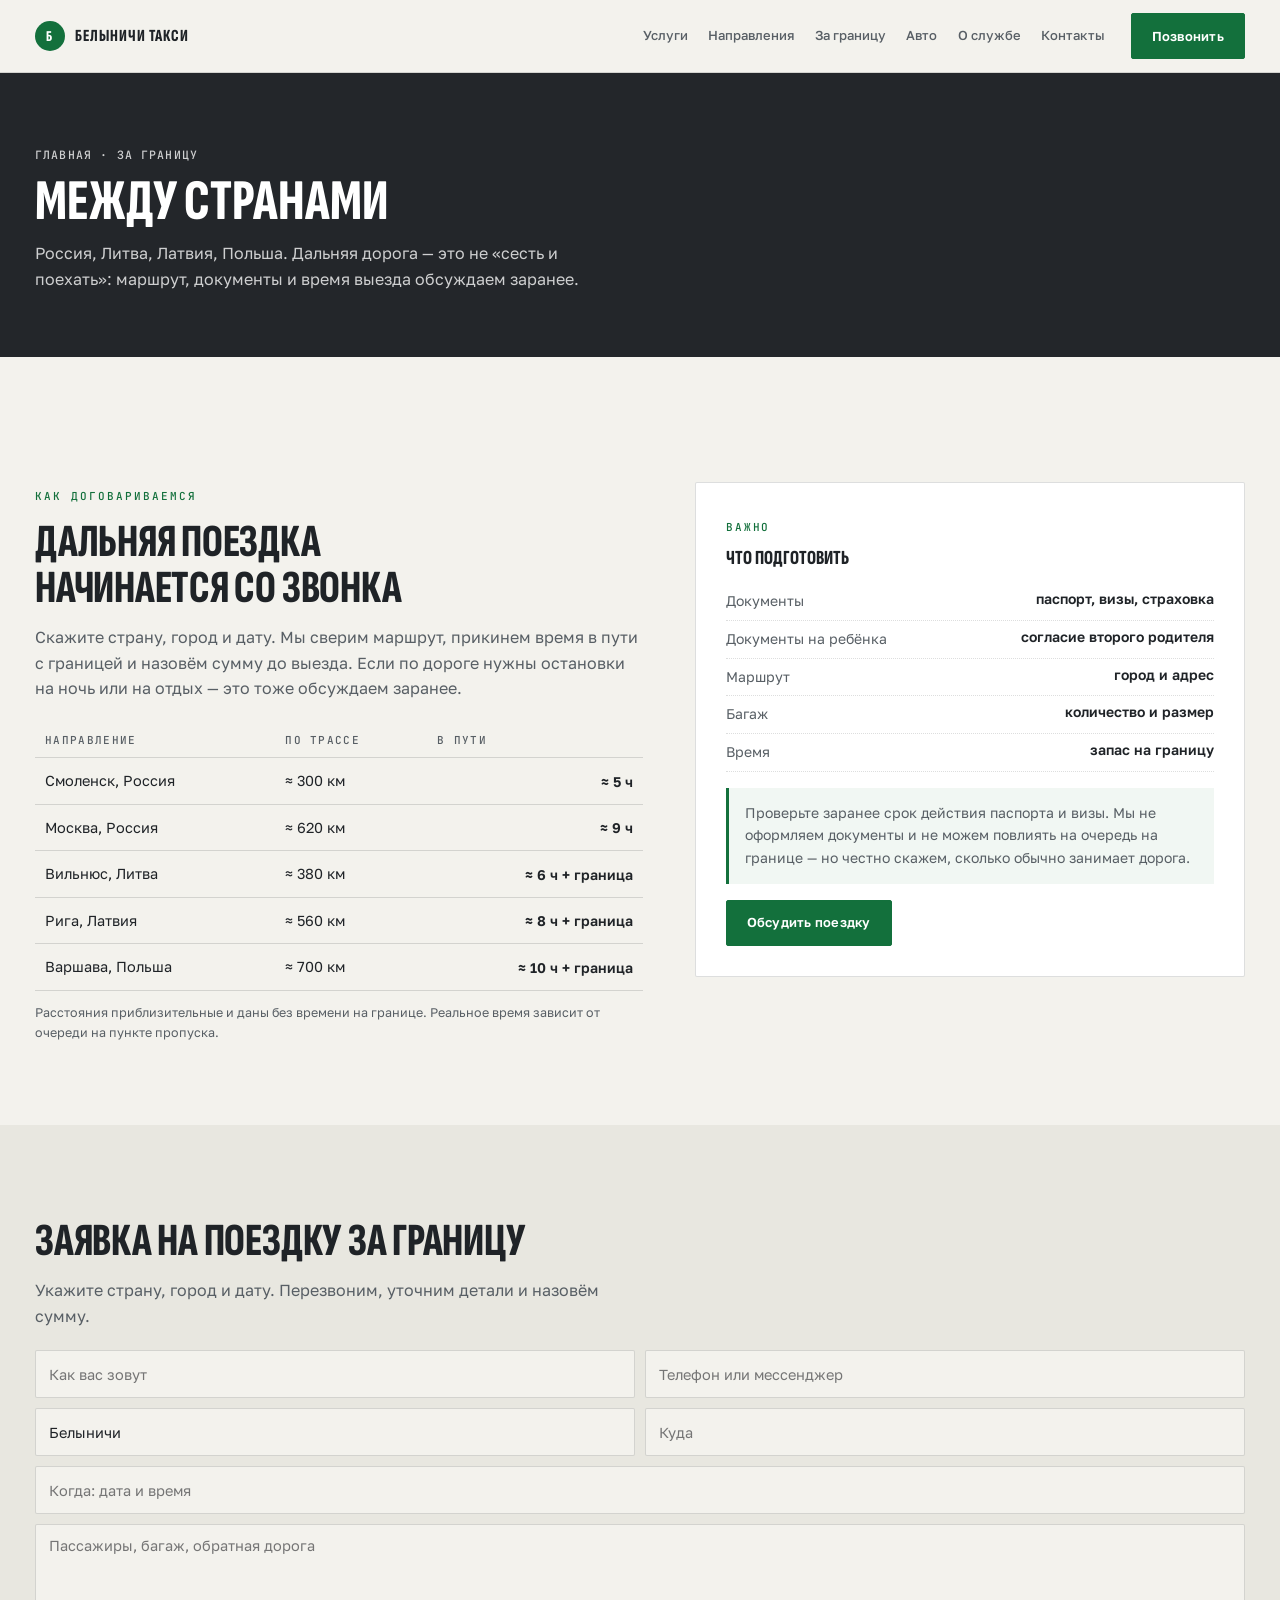
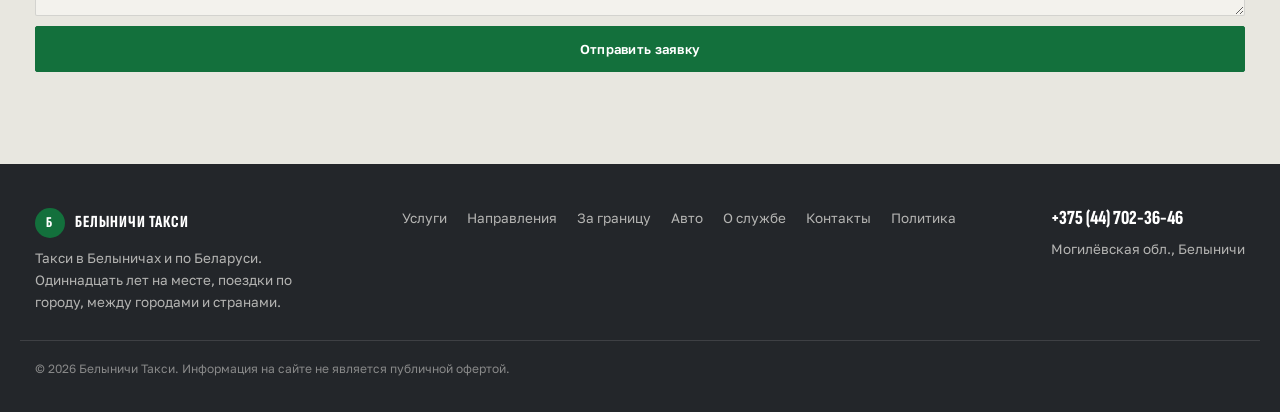
<file: za-granicu.html>
<!DOCTYPE html>
<html lang="ru"><head>
<meta charset="utf-8">
<meta name="viewport" content="width=device-width,initial-scale=1">
<title>Поездки за границу из Белынич — такси между странами</title>
<meta name="description" content="Такси из Белынич за границу: Россия, Литва, Латвия, Польша. Дальние поездки с согласованием маршрута, времени и документов.">
<link rel="icon" href="assets/img/favicon.svg" type="image/svg+xml">
<style>
:root{--paper:#F3F2ED;--paper2:#E8E7E0;--ink:#1F2327;--ink2:#585F65;--line:rgba(31,35,39,.15);--acc:#13703C;--acc2:#1B9A52;--asph:#23262A;--max:1240px;--pad:15px}
*,*::before,*::after{box-sizing:border-box}
html{-webkit-text-size-adjust:100%}
body{margin:0;background:var(--paper);color:var(--ink);font:400 16px/1.62 'Golos Text',system-ui,-apple-system,Segoe UI,Roboto,sans-serif;-webkit-font-smoothing:antialiased;overflow-x:hidden}
img{max-width:100%;height:auto;display:block}
a{color:inherit;text-decoration:none}
h1,h2,h3,h4,p{margin:0}
[hidden]{display:none!important}
.wrap{width:100%;max-width:var(--max);margin:0 auto;padding:0 var(--pad)}
.top{position:sticky;top:0;z-index:60;background:rgba(243,242,237,.94);border-bottom:1px solid var(--line);backdrop-filter:saturate(140%) blur(8px)}
.top__in{display:flex;align-items:center;gap:clamp(10px,2vw,26px);min-height:72px}
.logo{display:flex;align-items:center;gap:10px;font:800 17px/1 'Sofia Sans Extra Condensed',sans-serif;letter-spacing:.06em;text-transform:uppercase;flex:none}
.logo__m{width:30px;height:30px;border-radius:50%;background:var(--acc);display:grid;place-items:center;color:#fff;font:800 15px/1 'Sofia Sans Extra Condensed'}
.nav{display:flex;gap:clamp(10px,1.6vw,22px);margin-left:auto;flex-wrap:nowrap}
.nav a{font:500 13px/1 'Golos Text';color:var(--ink2);white-space:nowrap;padding:6px 0;border-bottom:2px solid transparent}
.nav a:hover{color:var(--ink);border-color:var(--acc)}
.btn{display:inline-flex;align-items:center;justify-content:center;gap:9px;min-height:46px;padding:0 20px;border:1px solid var(--ink);border-radius:2px;font:600 13px/1 'Golos Text';letter-spacing:.02em;cursor:pointer;background:transparent;color:var(--ink);transition:.18s}
.btn:hover{background:var(--ink);color:var(--paper)}
.btn--acc{background:var(--acc);border-color:var(--acc);color:#fff}
.btn--acc:hover{background:#0F5B31;border-color:#0F5B31;color:#fff}
.burger{display:none;margin-left:auto;width:46px;height:46px;border:1px solid var(--line);background:#fff;border-radius:2px;cursor:pointer;align-items:center;justify-content:center;flex-direction:column;gap:5px}
.burger i{display:block;width:20px;height:2px;background:var(--ink)}
@media (max-width:1024px){.nav{display:none}.burger{display:flex}}
.drawer{position:fixed;inset:0;z-index:120;display:none;background:rgba(20,23,26,.55)}
.drawer.is-open{display:block}
.drawer__inner{position:absolute;inset:0;background:var(--paper);padding:22px var(--pad) 40px;display:flex;flex-direction:column;gap:4px;overflow-y:auto}
.drawer__close{position:absolute;top:16px;right:var(--pad);width:46px;height:46px;border:1px solid var(--line);background:none;font:400 20px/1 system-ui;cursor:pointer}
.drawer a{padding:14px 0;border-bottom:1px solid var(--line);font:600 18px/1.2 'Golos Text'}
body.is-locked{overflow:hidden}
.fbar{position:fixed;left:0;right:0;bottom:0;z-index:70;display:none;grid-template-columns:1fr 1fr;gap:8px;padding:8px 10px;background:rgba(243,242,237,.97);border-top:1px solid var(--line)}
@media (max-width:720px){.fbar{display:grid}body{padding-bottom:70px}}
.hero{position:relative;min-height:clamp(440px,66vh,620px);display:flex;align-items:flex-end;color:#fff;overflow:hidden}
.hero img{position:absolute;inset:0;width:100%;height:100%;object-fit:cover}
.hero::after{content:'';position:absolute;inset:0;background:linear-gradient(180deg,rgba(15,18,20,.28) 0%,rgba(15,18,20,.55) 45%,rgba(15,18,20,.86) 100%)}
.hero__in{position:relative;z-index:2;width:100%;display:flex;flex-direction:column;gap:18px;padding:clamp(26px,4vw,52px) 0}
.hero h1{font:800 clamp(2.4rem,6.6vw,5rem)/.92 'Sofia Sans Extra Condensed',sans-serif;letter-spacing:-.01em;text-transform:uppercase;max-width:20ch}
.hero p{max-width:52ch;color:rgba(255,255,255,.9);font-size:clamp(14px,1.4vw,17px)}
.hero__cta{display:flex;gap:10px;flex-wrap:wrap}
.hero .btn{border-color:rgba(255,255,255,.6);color:#fff}
.hero .btn:hover{background:#fff;color:var(--ink)}
.hero .btn--acc{border-color:var(--acc)}
@media (max-width:640px){.top .btn{display:none}.top__in{min-height:62px}.logo{font-size:15px}}
@media (max-width:360px){.logo{font-size:14px}.logo__m{width:26px;height:26px}}
</style>
<link rel="preconnect" href="https://fonts.googleapis.com">
<link rel="preconnect" href="https://fonts.gstatic.com" crossorigin>
<link href="https://fonts.googleapis.com/css2?family=Sofia+Sans+Extra+Condensed:wght@700;800&family=Golos+Text:wght@400;500;600;700&family=JetBrains+Mono:wght@400;500&display=swap" rel="stylesheet">
<link rel="stylesheet" href="assets/css/style.v1.css">
<meta property="og:title" content="Поездки за границу из Белынич — такси между странами">
<meta property="og:description" content="Такси из Белынич за границу: Россия, Литва, Латвия, Польша. Дальние поездки с согласованием маршрута, времени и документов.">
<meta property="og:type" content="website">
</head><body>
<header class="top"><div class="wrap top__in">
  <a class="logo" href="index.html"><span class="logo__m">Б</span>Белыничи Такси</a>
  <nav class="nav"><a href="uslugi.html">Услуги</a><a href="mezhgorod.html">Направления</a><a href="za-granicu.html">За границу</a><a href="avto.html">Авто</a><a href="o-sluzhbe.html">О службе</a><a href="kontakty.html">Контакты</a></nav>
  <a class="btn btn--acc" href="tel:+375447023646">Позвонить</a>
  <button class="burger" id="burger" aria-label="Меню" aria-expanded="false" aria-controls="drawer"><i></i><i></i><i></i></button>
</div></header>
<main>
<section class="phero"><div class="wrap">
  <p class="crumbs"><a href="index.html">Главная</a> · За границу</p>
  <h1>Между странами</h1><p>Россия, Литва, Латвия, Польша. Дальняя дорога — это не «сесть и поехать»: маршрут, документы и время выезда обсуждаем заранее.</p>
</div></section>
<section class="section"><div class="wrap">
  <div class="grid2" style="align-items:start">
    <div>
      <span class="eyebrow">как договариваемся</span>
      <h2>Дальняя поездка<br>начинается со звонка</h2>
      <p class="lead">Скажите страну, город и дату. Мы сверим маршрут, прикинем время в пути с границей и назовём сумму до выезда. Если по дороге нужны остановки на ночь или на отдых — это тоже обсуждаем заранее.</p>
      <table class="tb" style="margin-top:22px"><thead><tr><th>Направление</th><th>По трассе</th><th>В пути</th></tr></thead><tbody>
      <tr><td>Смоленск, Россия</td><td>≈ 300 км</td><td>≈ 5 ч</td></tr>
      <tr><td>Москва, Россия</td><td>≈ 620 км</td><td>≈ 9 ч</td></tr>
      <tr><td>Вильнюс, Литва</td><td>≈ 380 км</td><td>≈ 6 ч + граница</td></tr>
      <tr><td>Рига, Латвия</td><td>≈ 560 км</td><td>≈ 8 ч + граница</td></tr>
      <tr><td>Варшава, Польша</td><td>≈ 700 км</td><td>≈ 10 ч + граница</td></tr>
      </tbody></table>
      <p style="margin-top:12px;font-size:12.5px;color:var(--ink2)">Расстояния приблизительные и даны без времени на границе. Реальное время зависит от очереди на пункте пропуска.</p>
    </div>
    <div class="calc">
      <span class="eyebrow">важно</span>
      <h3 style="margin-top:8px">Что подготовить</h3>
      <div class="rlist" style="margin-top:14px">
        <div><span>Документы</span><b>паспорт, визы, страховка</b></div>
        <div><span>Документы на ребёнка</span><b>согласие второго родителя</b></div>
        <div><span>Маршрут</span><b>город и адрес</b></div>
        <div><span>Багаж</span><b>количество и размер</b></div>
        <div><span>Время</span><b>запас на границу</b></div>
      </div>
      <div class="alert" style="margin-top:16px">Проверьте заранее срок действия паспорта и визы. Мы не оформляем документы и не можем повлиять на очередь на границе — но честно скажем, сколько обычно занимает дорога.</div>
      <a class="btn btn--acc" style="margin-top:16px" href="tel:+375447023646">Обсудить поездку</a>
    </div>
  </div>
</div></section>
<section class="section section--dim"><div class="wrap">
  <h2>Заявка на поездку за границу</h2>
  <p class="lead">Укажите страну, город и дату. Перезвоним, уточним детали и назовём сумму.</p>
  <form class="form" id="lead" novalidate>
  <input name="name" placeholder="Как вас зовут" aria-label="Имя" required>
  <input name="phone" placeholder="Телефон или мессенджер" aria-label="Телефон" inputmode="tel" required>
  <input name="from" placeholder="Откуда" aria-label="Откуда" value="Белыничи">
  <input name="to" placeholder="Куда" aria-label="Куда" required>
  <input name="when" placeholder="Когда: дата и время" aria-label="Когда" class="full">
  <textarea name="msg" placeholder="Пассажиры, багаж, обратная дорога" aria-label="Комментарий" class="full"></textarea>
  <button class="btn btn--acc full" type="submit">Отправить заявку</button>
  <div class="form__msg" id="formMsg" role="status"></div>
</form>
</div></section>
</main>
<footer class="foot"><div class="wrap foot__in">
  <div>
    <div class="logo" style="color:#fff"><span class="logo__m">Б</span>Белыничи Такси</div>
    <p style="margin-top:10px;max-width:34ch">Такси в Белыничах и по Беларуси. Одиннадцать лет на месте, поездки по городу, между городами и странами.</p>
  </div>
  <div class="foot__nav">
    <a href="uslugi.html">Услуги</a><a href="mezhgorod.html">Направления</a><a href="za-granicu.html">За границу</a>
    <a href="avto.html">Авто</a><a href="o-sluzhbe.html">О службе</a><a href="kontakty.html">Контакты</a><a href="politika.html">Политика</a>
  </div>
  <div>
    <a class="big" href="tel:+375447023646" style="color:#fff;font:800 20px/1 'Sofia Sans Extra Condensed'">+375 (44) 702-36-46</a>
    <p style="margin-top:8px">Могилёвская обл., Белыничи</p>
  </div>
</div>
<div class="wrap copy">© 2026 Белыничи Такси. Информация на сайте не является публичной офертой.</div>
</footer>
<div class="fbar">
  <a class="btn btn--acc" href="tel:+375447023646">Позвонить</a>
  <a class="btn" href="https://wa.me/375447023646" rel="noopener">WhatsApp</a>
</div>
<div class="drawer" id="drawer" role="dialog" aria-modal="true" aria-label="Меню">
  <div class="drawer__inner">
    <button class="drawer__close" id="drawerClose" aria-label="Закрыть меню">×</button>
    <div style="margin-bottom:14px"><span class="eyebrow">Меню</span></div>
    <a href="uslugi.html">Услуги</a><a href="mezhgorod.html">Направления</a><a href="za-granicu.html">За границу</a><a href="avto.html">Авто</a><a href="o-sluzhbe.html">О службе</a><a href="kontakty.html">Контакты</a>
    <a href="politika.html">Политика</a>
    <a class="btn btn--acc" style="margin-top:22px" href="tel:+375447023646">Позвонить +375 (44) 702-36-46</a>
  </div>
</div>
<script src="assets/js/main.v1.js" defer></script>
</body></html>
</file>
<file: assets/css/style.v1.css>
.section{padding:clamp(48px,6.4vw,92px) 0}
.section--dim{background:var(--paper2)}
.section--asph{background:var(--asph);color:#EDECE7}
.eyebrow{font:500 11px/1 'JetBrains Mono',ui-monospace,monospace;letter-spacing:.18em;text-transform:uppercase;color:var(--acc)}
.section--asph .eyebrow{color:#5FD98A}
h2{font:800 clamp(1.8rem,3.6vw,3rem)/.98 'Sofia Sans Extra Condensed',sans-serif;text-transform:uppercase;letter-spacing:-.005em;margin:12px 0 0}
.lead{color:var(--ink2);max-width:62ch;margin-top:14px}
.section--asph .lead{color:rgba(237,236,231,.75)}
.mark{height:26px;display:flex;align-items:center;gap:26px;overflow:hidden}
.mark i{display:block;width:56px;height:5px;background:var(--accent-mk,#fff);flex:none}
.section--asph .mark i{background:#fff;opacity:.5}
.grid2{display:grid;grid-template-columns:1.05fr .95fr;gap:clamp(22px,4vw,58px);align-items:center;margin-top:clamp(24px,3.4vw,44px)}
@media (max-width:900px){.grid2{grid-template-columns:1fr}}
.ph{position:relative;overflow:hidden;border-radius:2px;background:#ddd}
.ph img{width:100%;height:100%;object-fit:cover;aspect-ratio:4/3}
.facts{display:grid;grid-template-columns:repeat(3,minmax(0,1fr));gap:clamp(10px,1.6vw,18px);margin-top:clamp(22px,3vw,40px)}
@media (max-width:640px){.facts{grid-template-columns:1fr 1fr}}
.fact{border-top:2px solid var(--ink);padding-top:12px}
.section--asph .fact{border-color:#5FD98A}
.fact b{display:block;font:800 clamp(1.7rem,4vw,2.8rem)/1 'Sofia Sans Extra Condensed',sans-serif}
.fact span{display:block;font-size:12.5px;color:var(--ink2);margin-top:6px;line-height:1.35}
.section--asph .fact span{color:rgba(237,236,231,.7)}
.jobs{margin-top:clamp(22px,3vw,36px);border-top:1px solid var(--line)}
.job{display:grid;grid-template-columns:64px 1fr 26px;gap:clamp(10px,2vw,26px);align-items:start;padding:clamp(16px,2.4vw,26px) 0;border-bottom:1px solid var(--line);transition:.18s}
.job:hover{background:rgba(19,112,60,.05)}
.job__no{font:500 12px/1 'JetBrains Mono',monospace;color:var(--acc);padding-top:6px}
.job h3{font:800 clamp(1.15rem,2.2vw,1.6rem)/1.05 'Sofia Sans Extra Condensed',sans-serif;text-transform:uppercase}
.job p{color:var(--ink2);font-size:14.5px;margin-top:6px;max-width:70ch}
.job__go{color:var(--acc);font:600 16px/1 system-ui}
.phero{background:var(--asph);color:#fff;padding:clamp(34px,5vw,64px) 0;position:relative;overflow:hidden}
.phero h1{font:800 clamp(2rem,5vw,3.6rem)/.95 'Sofia Sans Extra Condensed',sans-serif;text-transform:uppercase;margin:14px 0 0}
.phero p{color:rgba(255,255,255,.78);max-width:56ch;margin-top:12px}
.crumbs{font:500 11.5px/1 'JetBrains Mono',monospace;letter-spacing:.1em;text-transform:uppercase;color:rgba(255,255,255,.6)}
.crumbs a:hover{color:#fff}
.calc{background:#fff;border:1px solid var(--line);padding:clamp(16px,2.6vw,30px);border-radius:2px}
.calc h3{font:800 1.25rem/1.1 'Sofia Sans Extra Condensed',sans-serif;text-transform:uppercase}
.crow{display:flex;align-items:center;gap:12px;margin-top:14px;flex-wrap:wrap}
.crow label{font-size:13px;color:var(--ink2);min-width:118px}
.crow select,.crow input[type=number]{flex:1;min-width:120px;height:44px;border:1px solid var(--line);background:var(--paper);padding:0 12px;font:400 14.5px 'Golos Text';color:var(--ink);border-radius:2px}
.chips{display:flex;gap:8px;flex-wrap:wrap;margin-top:10px}
.chip{border:1px solid var(--line);background:var(--paper);padding:9px 13px;font:500 13px 'Golos Text';cursor:pointer;border-radius:2px}
.chip.is-on{background:var(--acc);border-color:var(--acc);color:#fff}
.out{margin-top:18px;border-top:1px solid var(--line);padding-top:16px}
.out b{font:800 clamp(2rem,4.6vw,3rem)/1 'Sofia Sans Extra Condensed',sans-serif;display:block}
.out .kk{font:500 11px/1 'JetBrains Mono',monospace;letter-spacing:.14em;text-transform:uppercase;color:var(--ink2)}
.rlist{margin-top:12px;font-size:14px;color:var(--ink2)}
.rlist div{display:flex;justify-content:space-between;gap:10px;padding:7px 0;border-bottom:1px dotted var(--line)}
.rlist b{font:600 14px 'Golos Text';color:var(--ink)}
table.tb{width:100%;border-collapse:collapse;margin-top:18px;font-size:14.5px}
table.tb th,table.tb td{text-align:left;padding:11px 10px;border-bottom:1px solid var(--line)}
table.tb th{font:500 11px/1 'JetBrains Mono',monospace;letter-spacing:.12em;text-transform:uppercase;color:var(--ink2)}
table.tb td:last-child{text-align:right;font:600 14px 'Golos Text';white-space:nowrap}
@media (max-width:420px){table.tb th,table.tb td{padding:10px 6px;font-size:13.5px}table.tb td:last-child{white-space:normal}}
.gal{display:grid;grid-template-columns:repeat(3,minmax(0,1fr));gap:10px;margin-top:26px}
@media (max-width:720px){.gal{grid-template-columns:1fr 1fr}}
.gal figure{margin:0;position:relative;overflow:hidden;border-radius:2px}
.gal img{aspect-ratio:4/3;object-fit:cover;transition:transform .5s}
.gal figure:hover img{transform:scale(1.04)}
.gal figcaption{font-size:12.5px;color:var(--ink2);margin-top:8px}
.steps{counter-reset:s;display:grid;grid-template-columns:repeat(4,minmax(0,1fr));gap:clamp(12px,2vw,24px);margin-top:30px}
@media (max-width:900px){.steps{grid-template-columns:1fr 1fr}}
.step{position:relative;padding-top:26px;border-top:2px solid rgba(255,255,255,.2)}
.step::before{counter-increment:s;content:counter(s,decimal-leading-zero);position:absolute;top:-14px;left:0;background:var(--acc);color:#fff;font:700 11px/1 'JetBrains Mono',monospace;padding:5px 8px}
.step h4{font:800 1.1rem/1.1 'Sofia Sans Extra Condensed',sans-serif;text-transform:uppercase;margin-bottom:6px}
.step p{font-size:13.5px;color:rgba(237,236,231,.72)}
.faq{margin-top:24px;border-top:1px solid var(--line)}
.faq details{border-bottom:1px solid var(--line)}
.faq summary{cursor:pointer;padding:16px 0;font:600 15.5px/1.4 'Golos Text';list-style:none;display:flex;justify-content:space-between;gap:14px}
.faq summary::-webkit-details-marker{display:none}
.faq summary::after{content:'+';color:var(--acc);font:400 20px/1 system-ui}
.faq details[open] summary::after{content:'–'}
.faq p{color:var(--ink2);font-size:14.5px;padding-bottom:16px;max-width:72ch}
.form{display:grid;grid-template-columns:1fr 1fr;gap:10px;margin-top:20px}
@media (max-width:600px){.form{grid-template-columns:1fr}}
.form input,.form select,.form textarea{height:48px;border:1px solid var(--line);background:var(--paper);padding:0 13px;font:400 14.5px 'Golos Text';color:var(--ink);border-radius:2px;width:100%}
.form textarea{height:92px;padding:12px 13px;resize:vertical}
.form .full{grid-column:1/-1}
.form__msg{grid-column:1/-1;font-size:13.5px;color:var(--acc)}
.contact{display:grid;grid-template-columns:1fr 1fr;gap:clamp(20px,3vw,40px)}
@media (max-width:800px){.contact{grid-template-columns:1fr}}
.contact a.big{font:800 clamp(1.5rem,3.6vw,2.2rem)/1.1 'Sofia Sans Extra Condensed',sans-serif;letter-spacing:.01em}
.foot{background:var(--asph);color:rgba(237,236,231,.72);padding:44px 0 34px;font-size:13.5px}
.foot a:hover{color:#fff}
.foot__in{display:flex;flex-wrap:wrap;gap:26px;justify-content:space-between}
.foot__nav{display:flex;flex-wrap:wrap;gap:8px 20px}
.copy{margin-top:26px;padding-top:18px;border-top:1px solid rgba(255,255,255,.12);font-size:12px;color:rgba(237,236,231,.5)}
.prose p{margin:14px 0;max-width:76ch;color:var(--ink2)}
.prose h2{margin-top:30px}
.alert{border-left:3px solid var(--acc);background:rgba(19,112,60,.06);padding:14px 16px;font-size:14px;color:var(--ink2);margin-top:18px}
</file>
